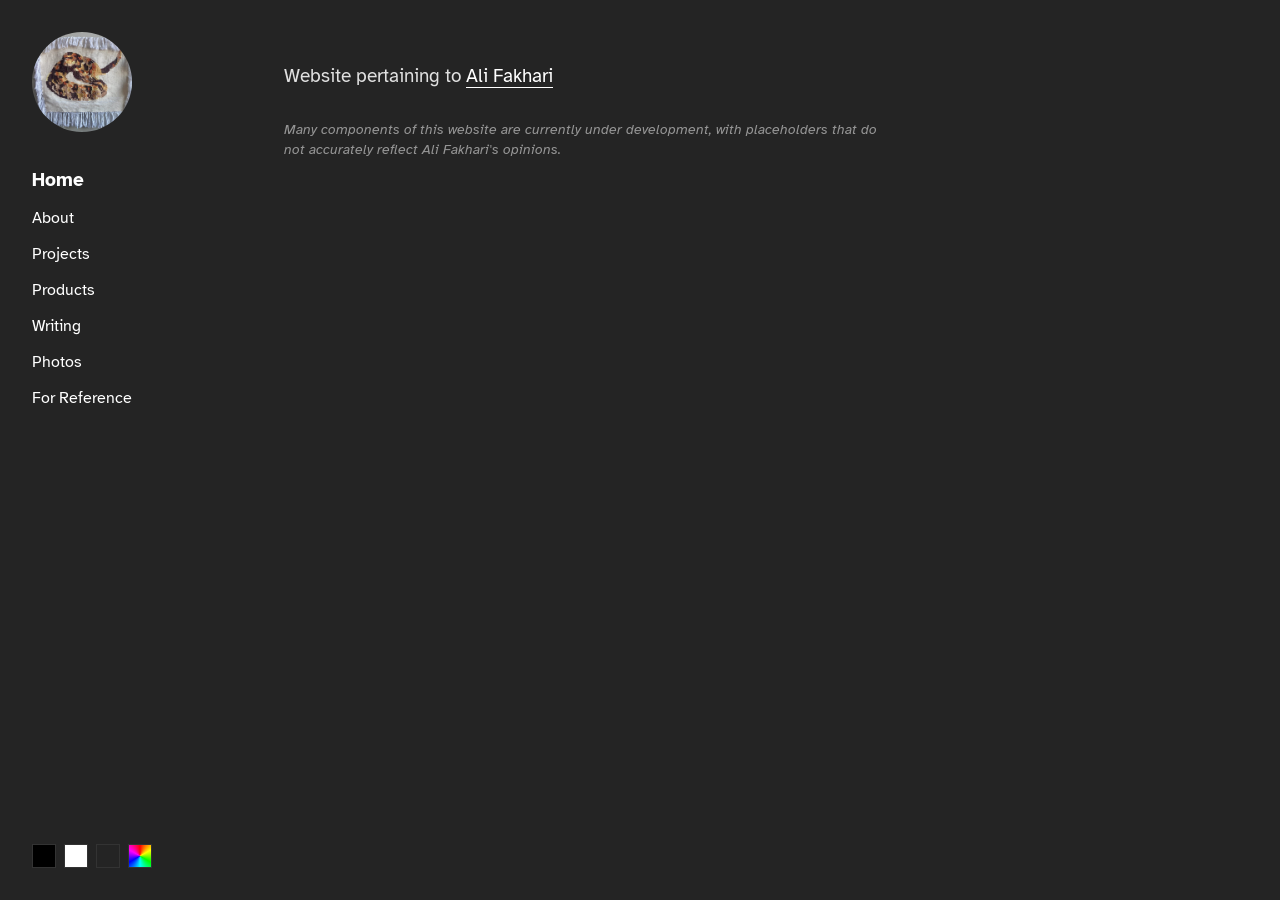
<file: index.html>
<!DOCTYPE html>
<html lang="en">
<head>
    <meta charset="UTF-8">
    <meta name="viewport" content="width=device-width, initial-scale=1.0">
    <title>afregistry</title>
    <!-- the meta description. Technically need this in all folders. recommended standard limit of 155 characters -->
    <meta name="description" content="Website pertaining to Ali Fakhari, featuring handmade goods, writing, photography, and reference materials.">
    <link rel="icon" type="image/jpeg" href="images/rattlesnake.jpeg">
    <!-- <link rel="icon" type="image/jpeg" href="../images/rattlesnake.jpeg"> for subfolders -->
     
    <!-- Instant Theme Loader to Prevent Flash -->
    <script>
        const savedTheme = localStorage.getItem('site-theme') || 'gray';
        const savedCustomBg = localStorage.getItem('custom-bg');
        const savedCustomText = localStorage.getItem('custom-text');
        const html = document.documentElement;

        if (savedTheme === 'random' && savedCustomBg) {
            html.setAttribute('data-theme', 'random');
            html.style.setProperty('--bg-color', savedCustomBg);
            html.style.setProperty('--sidebar-bg', savedCustomBg);
            html.style.setProperty('--text-color', savedCustomText);
            html.style.setProperty('--link-color', savedCustomText);
        } else {
            html.setAttribute('data-theme', savedTheme);
        }
    </script>
    <link rel="stylesheet" href="styles.css">
</head>
<body>
    <aside class="sidebar">
        <div class="logo">
            <a href="index.html">
                <img src="images/rattlesnake.jpeg" alt="Rattlesnake drawing">
            </a>        
        </div>
        <ul class="nav-menu">
            <li><a href="index.html" class="nav-link active">Home</a></li>
            <li><a href="about.html" class="nav-link">About</a></li>
            <li><a href="projects.html" class="nav-link">Projects</a></li>
            <li><a href="products.html" class="nav-link">Products</a></li>
            <li><a href="writing.html" class="nav-link">Writing</a></li>
            <li><a href="photos.html" class="nav-link">Photos</a></li>
            <li><a href="reference.html" class="nav-link">For Reference</a></li>
        </ul>
        <div class="theme-selector">
            <button class="theme-btn" id="theme-black" title="OLED Black"></button>
            <button class="theme-btn" id="theme-white" title="E-Ink White"></button>
            <button class="theme-btn" id="theme-gray" title="Grayscale Default"></button>
            <button class="theme-btn" id="theme-random" title="Random Color"></button>
        </div>
    </aside>

    <main class="main-content">
        <p class="hero-text">Website pertaining to <a href="about.html">Ali Fakhari</a></p>
            
        <p class="disclaimer-text">
                Many components of this website are currently under development, with placeholders that do not accurately reflect Ali Fakhari's opinions.
        </p>    </main>

    <script src="script.js"></script>
</body>
</html>
</file>
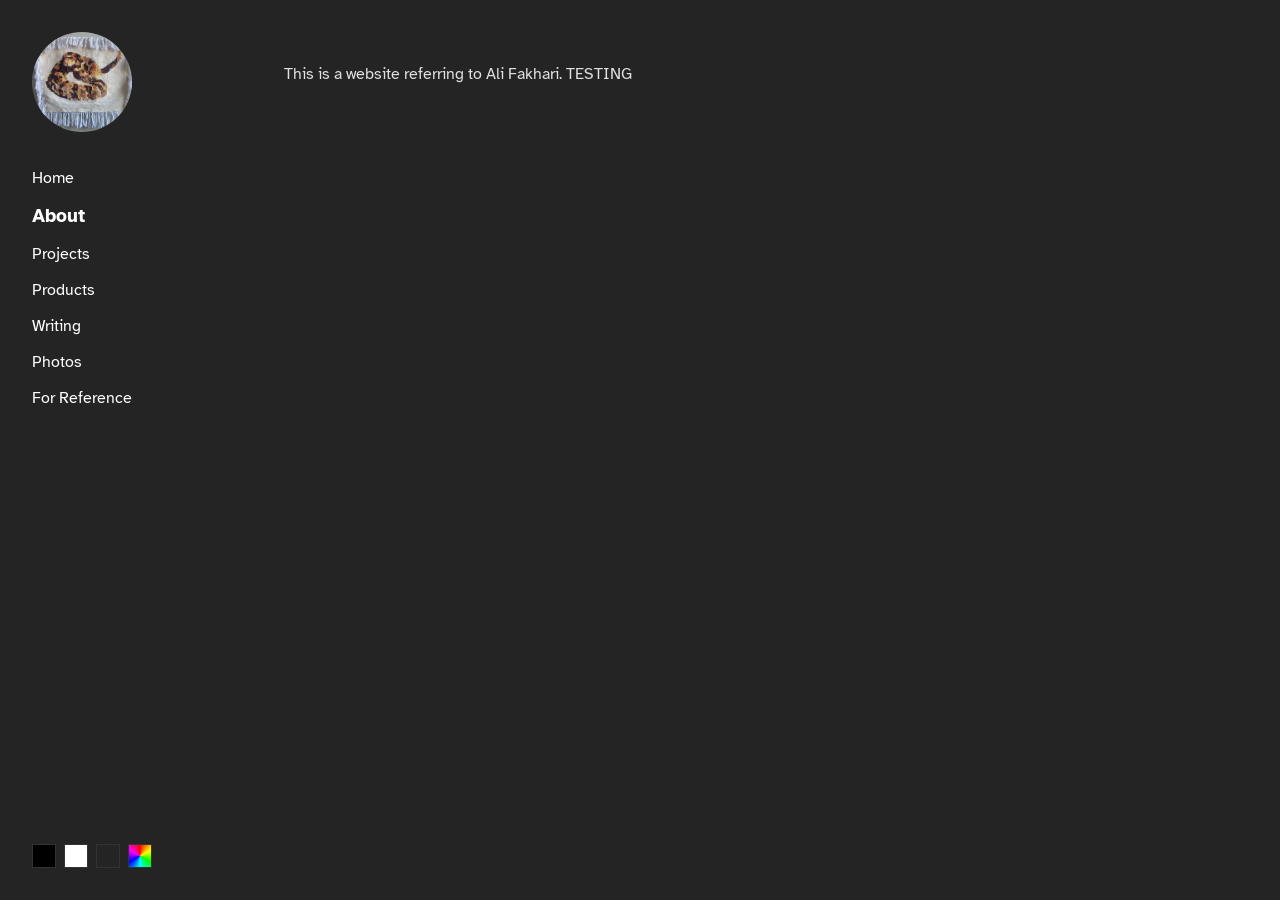
<file: about.html>
<!DOCTYPE html>
<html lang="en">
<head>
    <meta charset="UTF-8">
    <meta name="viewport" content="width=device-width, initial-scale=1.0">
    <title>About</title>
    <!-- Instant Theme Loader to Prevent Flash -->
    <script>
        const savedTheme = localStorage.getItem('site-theme') || 'gray';
        const savedCustomBg = localStorage.getItem('custom-bg');
        const savedCustomText = localStorage.getItem('custom-text');
        const html = document.documentElement;

        if (savedTheme === 'random' && savedCustomBg) {
            html.setAttribute('data-theme', 'random');
            html.style.setProperty('--bg-color', savedCustomBg);
            html.style.setProperty('--sidebar-bg', savedCustomBg);
            html.style.setProperty('--text-color', savedCustomText);
            html.style.setProperty('--link-color', savedCustomText);
        } else {
            html.setAttribute('data-theme', savedTheme);
        }
    </script>
    <link rel="stylesheet" href="styles.css">
</head>
<body>
    <aside class="sidebar">
        <div class="logo">
            <a href="index.html">
                <img src="images/rattlesnake.jpeg" alt="Rattlesnake drawing">
            </a>        
        </div>
        <ul class="nav-menu">
            <li><a href="index.html" class="nav-link">Home</a></li>
            <li><a href="about.html" class="nav-link active">About</a></li>
            <li><a href="projects.html" class="nav-link">Projects</a></li>
            <li><a href="products.html" class="nav-link">Products</a></li>
            <li><a href="writing.html" class="nav-link">Writing</a></li>
            <li><a href="photos.html" class="nav-link">Photos</a></li>
            <li><a href="reference.html" class="nav-link">For Reference</a></li>
        </ul>
        <div class="theme-selector">
            <button class="theme-btn" id="theme-black"></button>
            <button class="theme-btn" id="theme-white"></button>
            <button class="theme-btn" id="theme-gray"></button>
            <button class="theme-btn" id="theme-random"></button>
        </div>
    </aside>

    <main class="main-content">
        <p>This is a website referring to Ali Fakhari. TESTING</p>
    </main>

    <script src="script.js"></script>
</body>
</html>
</file>
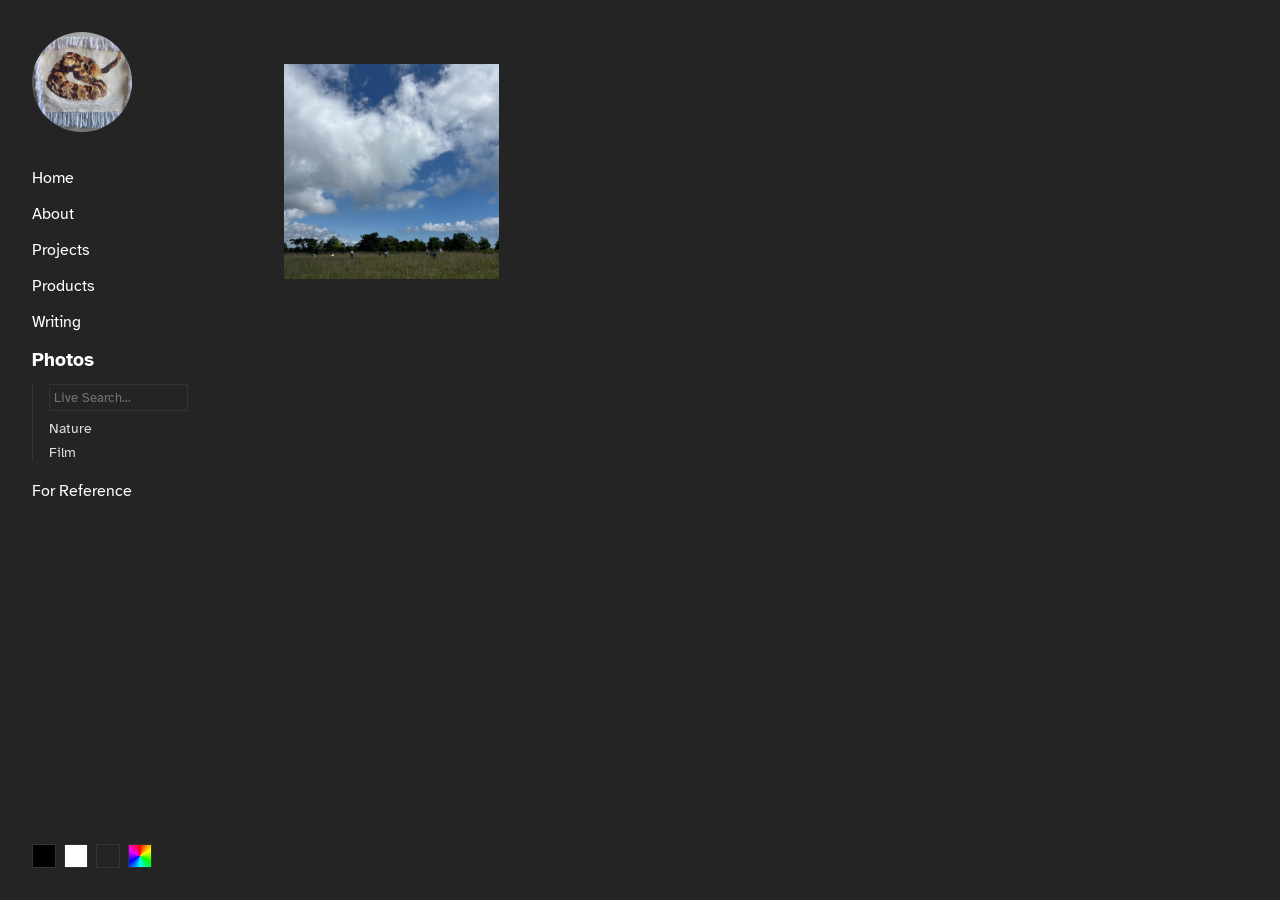
<file: photos.html>
<!DOCTYPE html>
<html lang="en">
<head>
    <meta charset="UTF-8">
    <meta name="viewport" content="width=device-width, initial-scale=1.0">
    <title>Photos</title>
    <!-- the meta description. Technically need this in all folders. recommended standard limit of 155 characters -->
    <meta name="description" content="Featured photos by the creator of this website.">
    <link rel="icon" type="image/jpeg" href="images/rattlesnake.jpeg">
    <!-- <link rel="icon" type="image/jpeg" href="../images/rattlesnake.jpeg"> for subfolders -->
    <!-- Instant Theme Loader to Prevent Flash -->
    <script>
        const savedTheme = localStorage.getItem('site-theme') || 'gray';
        const savedCustomBg = localStorage.getItem('custom-bg');
        const savedCustomText = localStorage.getItem('custom-text');
        const html = document.documentElement;

        if (savedTheme === 'random' && savedCustomBg) {
            html.setAttribute('data-theme', 'random');
            html.style.setProperty('--bg-color', savedCustomBg);
            html.style.setProperty('--sidebar-bg', savedCustomBg);
            html.style.setProperty('--text-color', savedCustomText);
            html.style.setProperty('--link-color', savedCustomText);
        } else {
            html.setAttribute('data-theme', savedTheme);
        }
    </script>
    <link rel="stylesheet" href="styles.css">
</head>
<body>
    <aside class="sidebar">
        <div class="logo">
            <a href="index.html">
                <img src="images/rattlesnake.jpeg" alt="Rattlesnake drawing">
            </a>        
        </div>
        <ul class="nav-menu">
            <li><a href="index.html" class="nav-link">Home</a></li>
            <li><a href="about.html" class="nav-link">About</a></li>
            <li><a href="projects.html" class="nav-link">Projects</a></li>
            <li><a href="products.html" class="nav-link">Products</a></li>
            <li><a href="writing.html" class="nav-link">Writing</a></li>
            
            <li>
                <a href="photos.html" class="nav-link active">Photos</a>
                <div class="sub-nav">
                    <input type="text" id="live-search" class="search-box" placeholder="Live Search...">
                    <label class="filter-label"><input type="checkbox" class="cat-filter" value="Nature"> Nature</label>
                    <label class="filter-label"><input type="checkbox" class="cat-filter" value="Film"> Film</label>
                </div>
            </li>
            
            <li><a href="reference.html" class="nav-link">For Reference</a></li>
        </ul>
        <div class="theme-selector">
            <button class="theme-btn" id="theme-black"></button>
            <button class="theme-btn" id="theme-white"></button>
            <button class="theme-btn" id="theme-gray"></button>
            <button class="theme-btn" id="theme-random"></button>
        </div>
    </aside>

    <main class="main-content">
        <div class="grid" id="content-grid">
            <!-- New structural wrapper for the Prairie thumbnail -->
            <a href="photos/forest.html" class="tile-wrapper filterable-item" data-title="Forests" data-tags="nature">
                <div class="tile">
                    <img src="images/prairie.jpeg" alt="Prairie">
                </div>
                <div class="tile-label">Forests</div>
            </a>

        </div>
    </main>

    <script src="script.js"></script>
</body>
</html>
</file>
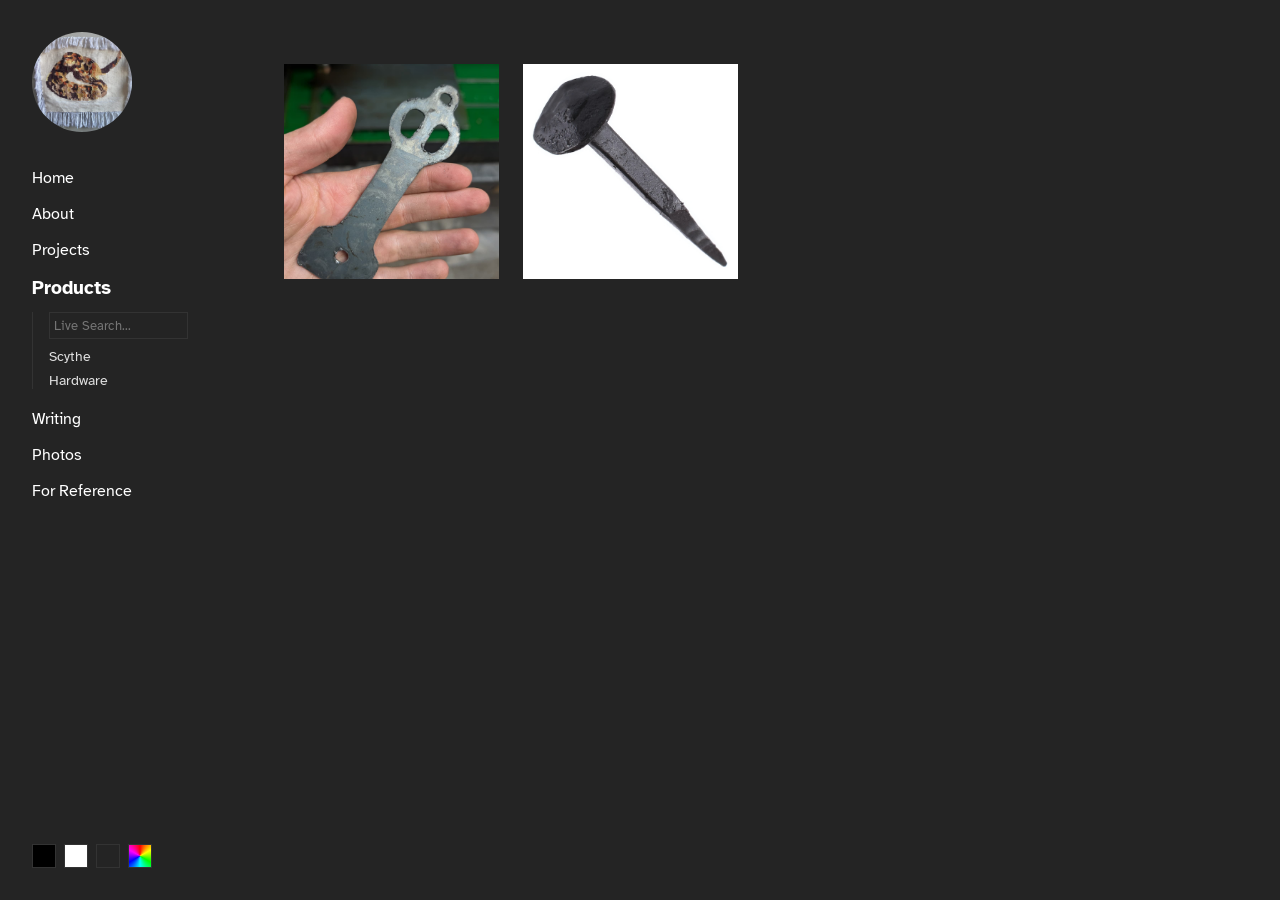
<file: products.html>
<!DOCTYPE html>
<html lang="en">
<head>
    <meta charset="UTF-8">
    <meta name="viewport" content="width=device-width, initial-scale=1.0">
    <title>Products</title>
    <!-- Instant Theme Loader to Prevent Flash -->
    <script>
        const savedTheme = localStorage.getItem('site-theme') || 'gray';
        const savedCustomBg = localStorage.getItem('custom-bg');
        const savedCustomText = localStorage.getItem('custom-text');
        const html = document.documentElement;

        if (savedTheme === 'random' && savedCustomBg) {
            html.setAttribute('data-theme', 'random');
            html.style.setProperty('--bg-color', savedCustomBg);
            html.style.setProperty('--sidebar-bg', savedCustomBg);
            html.style.setProperty('--text-color', savedCustomText);
            html.style.setProperty('--link-color', savedCustomText);
        } else {
            html.setAttribute('data-theme', savedTheme);
        }
    </script>
    <link rel="stylesheet" href="styles.css">
</head>
<body>
    <aside class="sidebar">
        <div class="logo">
            <a href="index.html">
                <img src="images/rattlesnake.jpeg" alt="Rattlesnake drawing">
            </a>        
        </div>
        <ul class="nav-menu">
            <li><a href="index.html" class="nav-link">Home</a></li>
            <li><a href="about.html" class="nav-link">About</a></li>
            <li><a href="projects.html" class="nav-link">Projects</a></li>
            
            <li>
                <a href="products.html" class="nav-link active">Products</a>
                <!-- Live Search & Filters Added -->
                <div class="sub-nav">
                    <input type="text" id="live-search" class="search-box" placeholder="Live Search...">
                    <label class="filter-label"><input type="checkbox" class="cat-filter" value="Scythe"> Scythe</label>
                    <label class="filter-label"><input type="checkbox" class="cat-filter" value="Hardware"> Hardware</label>
                </div>
            </li>
            
            <li><a href="writing.html" class="nav-link">Writing</a></li>
            <li><a href="photos.html" class="nav-link">Photos</a></li>
            <li><a href="reference.html" class="nav-link">For Reference</a></li>
        </ul>
        <div class="theme-selector">
            <button class="theme-btn" id="theme-black"></button>
            <button class="theme-btn" id="theme-white"></button>
            <button class="theme-btn" id="theme-gray"></button>
            <button class="theme-btn" id="theme-random"></button>
        </div>
    </aside>

    <main class="main-content">
        <div class="grid" id="content-grid">
            
            <a href="products/scytheplate.html" class="tile-wrapper filterable-item" data-title="Scythe Plate S1" data-tags="scythe, hardware">
                <div class="tile">
                    <img src="images/scytheplatetitle.jpeg" alt="Scythe Plate">
                </div>
                <div class="tile-label">
                    <span>Scythe Plate</span>
                    <span class="product-thumb-price">$20.00</span>
                </div>
            </a>
            
            <a href="products/forgednails.html" class="tile-wrapper filterable-item" data-title="Forged Nails N1" data-tags="forged, hardware, metal">
                <div class="tile">
                    <img src="images/forgednail.jpg" alt="Forged Nail">
                </div>
                <div class="tile-label">
                    <span>Forged Nails</span>
                    <span class="product-thumb-price">$30.00</span>
                </div>
            </a>

        </div>
    </main>

    <script src="script.js"></script>
</body>
</html>
</file>
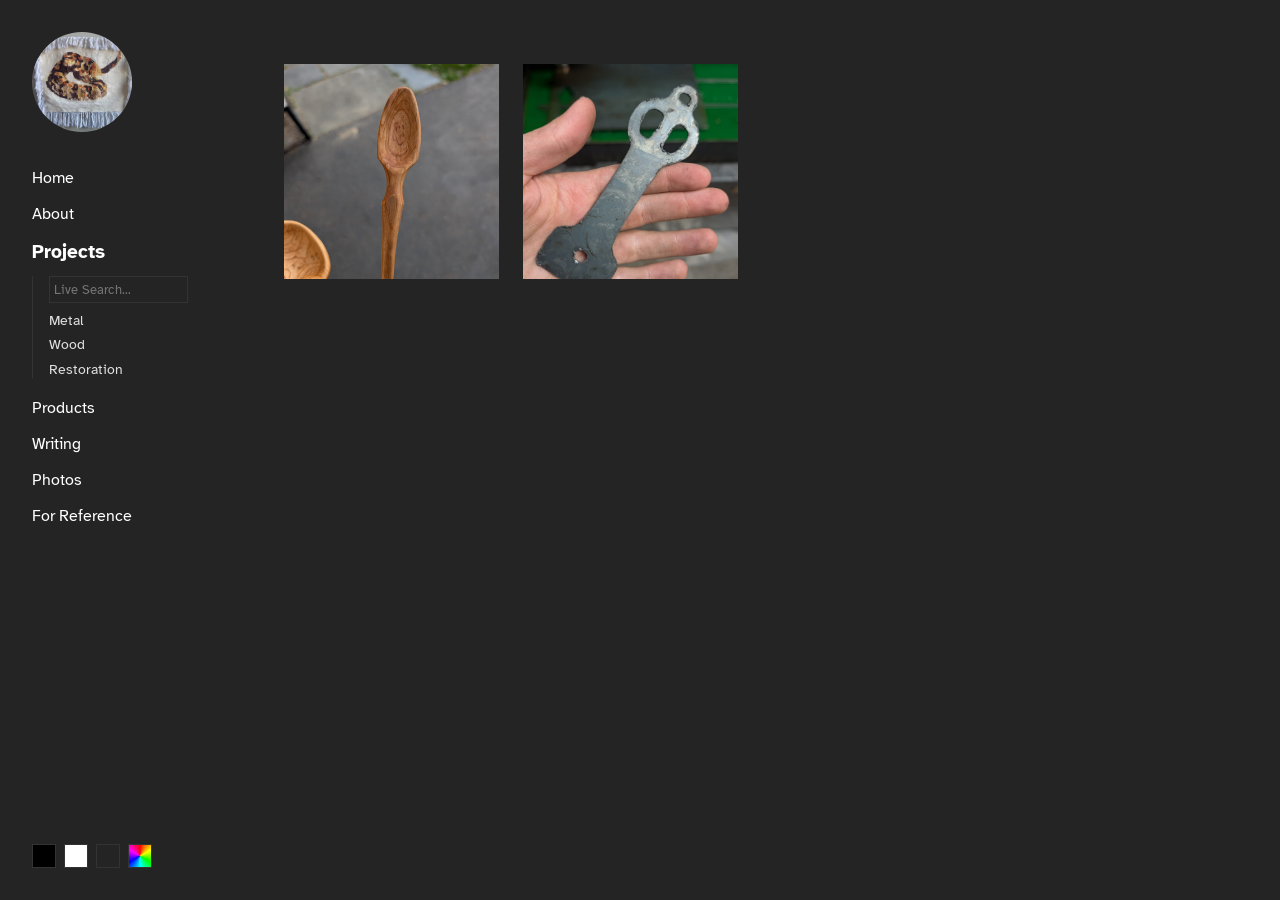
<file: projects.html>
<!DOCTYPE html>
<html lang="en">
<head>
    <meta charset="UTF-8">
    <meta name="viewport" content="width=device-width, initial-scale=1.0">
    <title>Projects</title>
    <!-- the meta description. Technically need this in all folders. recommended standard limit of 155 characters -->
    <meta name="description" content="Feautured projects by the creator of this website.">
    <link rel="icon" type="image/jpeg" href="images/rattlesnake.jpeg">
    <!-- <link rel="icon" type="image/jpeg" href="../images/rattlesnake.jpeg"> for subfolders -->

    <!-- Instant Theme Loader to Prevent Flash -->
    <script>
        const savedTheme = localStorage.getItem('site-theme') || 'gray';
        const savedCustomBg = localStorage.getItem('custom-bg');
        const savedCustomText = localStorage.getItem('custom-text');
        const html = document.documentElement;

        if (savedTheme === 'random' && savedCustomBg) {
            html.setAttribute('data-theme', 'random');
            html.style.setProperty('--bg-color', savedCustomBg);
            html.style.setProperty('--sidebar-bg', savedCustomBg);
            html.style.setProperty('--text-color', savedCustomText);
            html.style.setProperty('--link-color', savedCustomText);
        } else {
            html.setAttribute('data-theme', savedTheme);
        }
    </script>
    <link rel="stylesheet" href="styles.css">
</head>
<body>
    <aside class="sidebar">
        <div class="logo">
            <a href="index.html">
                <img src="images/rattlesnake.jpeg" alt="Rattlesnake drawing">
            </a>        
        </div>
        <ul class="nav-menu">
            <li><a href="index.html" class="nav-link">Home</a></li>
            <li><a href="about.html" class="nav-link">About</a></li>
            
            <li>
                <a href="projects.html" class="nav-link active">Projects</a>
                <div class="sub-nav">
                    <input type="text" id="live-search" class="search-box" placeholder="Live Search...">
                    <label class="filter-label"><input type="checkbox" class="cat-filter" value="Metal"> Metal</label>
                    <label class="filter-label"><input type="checkbox" class="cat-filter" value="Wood"> Wood</label>
                    <!-- <label class="filter-label"><input type="checkbox" class="cat-filter" value="Engraving"> Engraving</label> -->
                    <label class="filter-label"><input type="checkbox" class="cat-filter" value="Restoration"> Restoration</label>
                </div>
            </li>
            
            <li><a href="products.html" class="nav-link">Products</a></li>
            <li><a href="writing.html" class="nav-link">Writing</a></li>
            <li><a href="photos.html" class="nav-link">Photos</a></li>
            <li><a href="reference.html" class="nav-link">For Reference</a></li>
        </ul>
        <div class="theme-selector">
            <button class="theme-btn" id="theme-black"></button>
            <button class="theme-btn" id="theme-white"></button>
            <button class="theme-btn" id="theme-gray"></button>
            <button class="theme-btn" id="theme-random"></button>
        </div>
    </aside>

    <main class="main-content">
        <div class="grid" id="content-grid">
            
            <a href="projects/woodenutensils.html" class="tile-wrapper filterable-item" data-title="Wooden Utensils" data-tags="wood, carving">
                <div class="tile">
                    <img src="images/woodenspoon.jpeg" alt="Spoon">
                </div>
                <div class="tile-label">Wooden Utensils</div>
            </a>

             <!-- New Scythe Plates Project -->
            <a href="projects/scytheplates.html" class="tile-wrapper filterable-item" data-title="Scythe Plates" data-tags="metal, restoration">
                <div class="tile">
                    <img src="images/scytheplatetitle.jpeg" alt="Scythe Plates">
                </div>
                <div class="tile-label">Scythe Plates</div>
            </a>            

        </div>
    </main>

    <script src="script.js"></script>
</body>
</html>
</file>
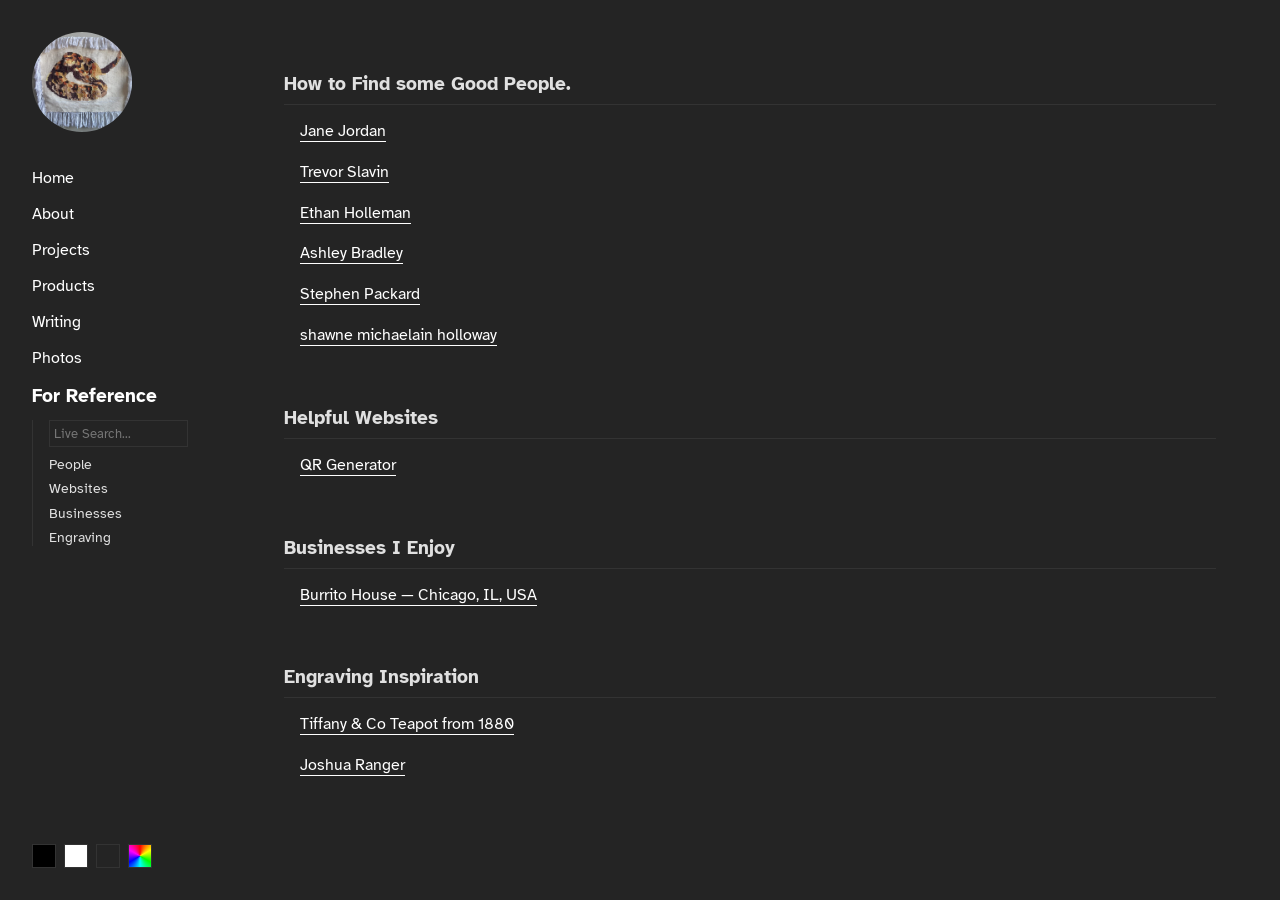
<file: reference.html>
<!DOCTYPE html>
<html lang="en">
<head>
    <meta charset="UTF-8">
    <meta name="viewport" content="width=device-width, initial-scale=1.0">
    <title>For Reference</title>
    <!-- the meta description. Technically need this in all folders. recommended standard limit of 155 characters -->
    <meta name="description" content="A list of useful links, and general lists of things.">
    <link rel="icon" type="image/jpeg" href="images/rattlesnake.jpeg">
    <!-- <link rel="icon" type="image/jpeg" href="../images/rattlesnake.jpeg"> for subfolders -->
    <!-- Instant Theme Loader to Prevent Flash -->
    <script>
        const savedTheme = localStorage.getItem('site-theme') || 'gray';
        const savedCustomBg = localStorage.getItem('custom-bg');
        const savedCustomText = localStorage.getItem('custom-text');
        const html = document.documentElement;

        if (savedTheme === 'random' && savedCustomBg) {
            html.setAttribute('data-theme', 'random');
            html.style.setProperty('--bg-color', savedCustomBg);
            html.style.setProperty('--sidebar-bg', savedCustomBg);
            html.style.setProperty('--text-color', savedCustomText);
            html.style.setProperty('--link-color', savedCustomText);
        } else {
            html.setAttribute('data-theme', savedTheme);
        }
    </script>
    <link rel="stylesheet" href="styles.css">
</head>
<body>
    <aside class="sidebar">
        <div class="logo">
            <a href="index.html">
                <img src="images/rattlesnake.jpeg" alt="Rattlesnake drawing">
            </a>
        </div>
        <ul class="nav-menu">
            <li><a href="index.html" class="nav-link">Home</a></li>
            <li><a href="about.html" class="nav-link">About</a></li>
            <li><a href="projects.html" class="nav-link">Projects</a></li>
            <li><a href="products.html" class="nav-link">Products</a></li>
            <li><a href="writing.html" class="nav-link">Writing</a></li>
            <li><a href="photos.html" class="nav-link">Photos</a></li>
            
            <li>
                <a href="reference.html" class="nav-link active">For Reference</a>
                <!-- Live Search & Filters -->
                <div class="sub-nav">
                    <input type="text" id="live-search" class="search-box" placeholder="Live Search...">
                    <label class="filter-label"><input type="checkbox" class="cat-filter" value="People"> People</label>
                    <label class="filter-label"><input type="checkbox" class="cat-filter" value="Websites"> Websites</label>
                    <label class="filter-label"><input type="checkbox" class="cat-filter" value="Businesses"> Businesses</label>
                    <label class="filter-label"><input type="checkbox" class="cat-filter" value="Engraving"> Engraving</label>
                </div>
            </li>
        </ul>
        <div class="theme-selector">
            <button class="theme-btn" id="theme-black"></button>
            <button class="theme-btn" id="theme-white"></button>
            <button class="theme-btn" id="theme-gray"></button>
            <button class="theme-btn" id="theme-random"></button>
        </div>
    </aside>

    <main class="main-content">
        <div class="reference-container">

            <!-- Category 1 -->
            <details open class="ref-category">
                <summary class="ref-header">How to Find some Good People.</summary>
                <div class="ref-content">
                    <div class="ref-item filterable-item" data-title="Jane Jordan" data-tags="people">
                        <p><a href="https://www.linkedin.com/in/sjane-jordan/" target="_blank">Jane Jordan</a></p>
                    </div>
                    <div class="ref-item filterable-item" data-title="Trevor Slavin" data-tags="people">
                        <div class="ref-item-row">
                            <a href="https://trevorslavin.com" target="_blank">Trevor Slavin</a>
                        </div>
                    </div>
                    <div class="ref-item filterable-item" data-title="Ethan Holleman" data-tags="people">
                        <div class="ref-item-row">
                            <a href="https://ethanholleman.com" target="_blank">Ethan Holleman</a>
                        </div>
                    </div>
                    <div class="ref-item filterable-item" data-title="Ashley Bradley" data-tags="people">
                        <p><a href="https://ashleybradleyart.com" target="_blank">Ashley Bradley</a></p>
                    </div>
                    <div class="ref-item filterable-item" data-title="Stephen Packard" data-tags="people">
                        <p><a href="https://woodsandprairie.blogspot.com" target="_blank">Stephen Packard</a></p>
                    </div>
                    <div class="ref-item filterable-item" data-title="shawne michaelain holloway" data-tags="people">
                        <p><a href="https://shawnemichaelainholloway.com/" target="_blank">shawne michaelain holloway</a></p>
                    </div>
                </div>
            </details>

            <!-- Category 2 -->
            <details open class="ref-category">
                <summary class="ref-header">Helpful Websites</summary>
                <div class="ref-content">
                    <div class="ref-item filterable-item" data-title="QR Generator" data-tags="websites">
                        <div class="ref-item-row">
                            <a href="#" target="_blank">QR Generator</a>
                        </div>
                    </div>
                </div>
            </details>

            <!-- Category 3 -->
            <details open class="ref-category">
                <summary class="ref-header">Businesses I Enjoy</summary>
                <div class="ref-content">
                    <div class="ref-item filterable-item" data-title="Burrito House - Chicago, IL, USA" data-tags="businesses">
                        <div class="ref-item-row">
                            <a href="#" target="_blank">Burrito House — Chicago, IL, USA</a>
                        </div>
                    </div>
                </div>
            </details>

            <!-- Category 4: Engraving Inspiration (NEW) -->
            <details open class="ref-category">
                <summary class="ref-header">Engraving Inspiration</summary>
                <div class="ref-content">
                    
                    <!-- Link with Thumbnail -->
                    <div class="ref-item filterable-item" data-title="Tiffany & Co Teapot from 1880" data-tags="engraving">
                        <div class="ref-item-row">
                            <a href="https://www.metmuseum.org/art/collection/search/20124" target="_blank">Tiffany & Co Teapot from 1880</a>
                            <!-- <img src="images/tiffanyteapot.jpeg" alt="Tiffany Teapot" class="ref-thumb"> -->
                        </div>
                    </div>

                    <!-- Link without Thumbnail (Example for future items) -->
                    <div class="ref-item filterable-item" data-title="Joshua Ranger" data-tags="engraving, people">
                        <div class="ref-item-row">
                            <a href="https://www.instagram.com/j.h.ranger_artworks/" target="_blank">Joshua Ranger</a>
                        </div>
                    </div>

                </div>
            </details>

        </div>
    </main>

    <script src="script.js"></script>
</body>
</html>
</file>
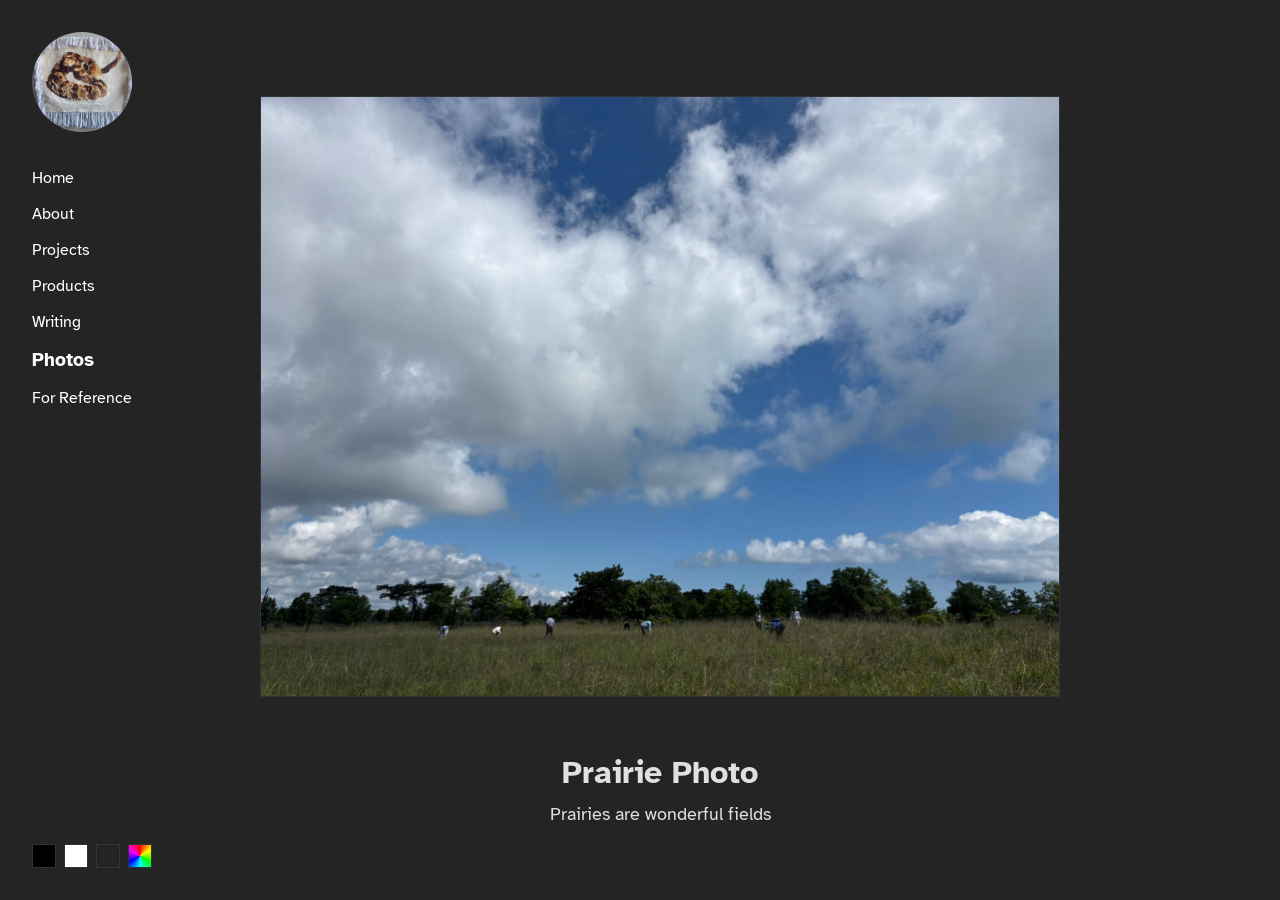
<file: photos/forest.html>
<!DOCTYPE html>
<html lang="en">
<head>
    <meta charset="UTF-8">
    <meta name="viewport" content="width=device-width, initial-scale=1.0">
    <title>Prairie Photo</title>
    <!-- Instant Theme Loader to Prevent Flash -->
    <script>
        const savedTheme = localStorage.getItem('site-theme') || 'gray';
        const savedCustomBg = localStorage.getItem('custom-bg');
        const savedCustomText = localStorage.getItem('custom-text');
        const html = document.documentElement;

        if (savedTheme === 'random' && savedCustomBg) {
            html.setAttribute('data-theme', 'random');
            html.style.setProperty('--bg-color', savedCustomBg);
            html.style.setProperty('--sidebar-bg', savedCustomBg);
            html.style.setProperty('--text-color', savedCustomText);
            html.style.setProperty('--link-color', savedCustomText);
        } else {
            html.setAttribute('data-theme', savedTheme);
        }
    </script>
    <link rel="stylesheet" href="../styles.css">
</head>
<body>
    <aside class="sidebar">
        <div class="logo">
            <a href="../index.html">
              <img src="../images/rattlesnake.jpeg" alt="Rattlesnake drawing">
            </a>
        </div>
        <ul class="nav-menu">
            <li><a href="../index.html" class="nav-link">Home</a></li>
            <li><a href="../about.html" class="nav-link">About</a></li>
            <li><a href="../projects.html" class="nav-link">Projects</a></li>
            <li><a href="../products.html" class="nav-link">Products</a></li>
            <li><a href="../writing.html" class="nav-link">Writing</a></li>
            
            <li>
                <a href="../photos.html" class="nav-link active">Photos</a>
            </li>
            
            <li><a href="../reference.html" class="nav-link">For Reference</a></li>
        </ul>
        <div class="theme-selector">
            <button class="theme-btn" id="theme-black" title="OLED Black"></button>
            <button class="theme-btn" id="theme-white" title="E-Ink White"></button>
            <button class="theme-btn" id="theme-gray" title="Grayscale Default"></button>
            <button class="theme-btn" id="theme-random" title="Random Color"></button>
        </div>
        <!-- <div class="page-navigation">
            <a href="previous_file.html" class="nav-arrow">&larr;</a>
            <a href="next_file.html" class="nav-arrow">&rarr;</a>
        </div> -->
    </aside>

    <main class="main-content">
        <div class="single-view">
            <!-- Image is now on top -->
            <img src="../images/prairie.jpeg" alt="Prairie Photo" class="blog-image">
            
            <!-- Title and Description below -->
            <h1 class="item-title">Prairie Photo</h1>
            <p class="item-description">Prairies are wonderful fields</p>
        </div>
    </main>

    <script src="../script.js"></script>
</body>
</html>
</file>
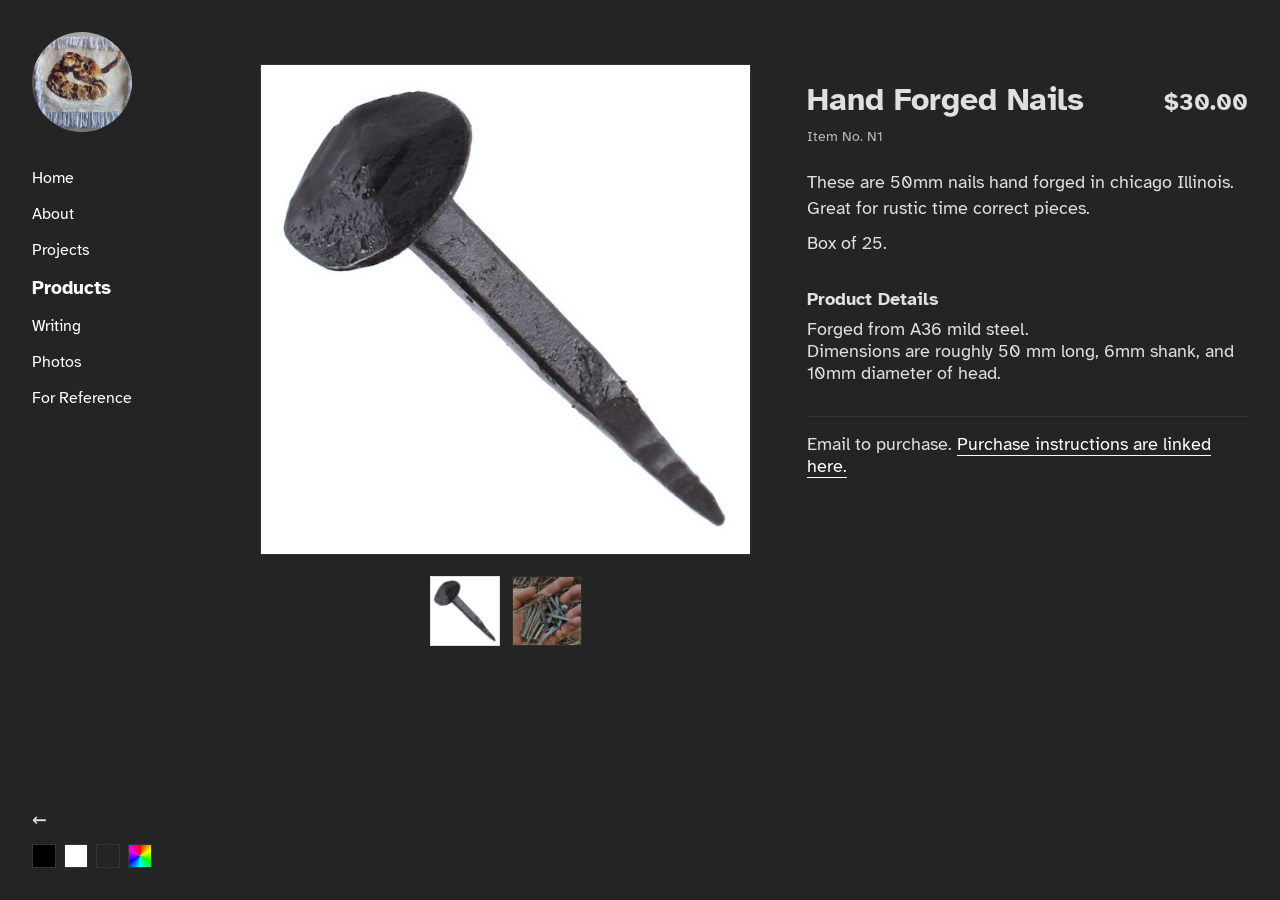
<file: products/forgednails.html>
<!DOCTYPE html>
<html lang="en">
<head>
    <meta charset="UTF-8">
    <meta name="viewport" content="width=device-width, initial-scale=1.0">
    <title>Hand Forged Nails</title>
    <!-- Instant Theme Loader to Prevent Flash -->
    <script>
        const savedTheme = localStorage.getItem('site-theme') || 'gray';
        const savedCustomBg = localStorage.getItem('custom-bg');
        const savedCustomText = localStorage.getItem('custom-text');
        const html = document.documentElement;

        if (savedTheme === 'random' && savedCustomBg) {
            html.setAttribute('data-theme', 'random');
            html.style.setProperty('--bg-color', savedCustomBg);
            html.style.setProperty('--sidebar-bg', savedCustomBg);
            html.style.setProperty('--text-color', savedCustomText);
            html.style.setProperty('--link-color', savedCustomText);
        } else {
            html.setAttribute('data-theme', savedTheme);
        }
    </script>
    <link rel="stylesheet" href="../styles.css">
</head>
<body>
    <aside class="sidebar">
        <div class="logo">
            <a href="../index.html">
               <img src="../images/rattlesnake.jpeg" alt="Rattlesnake drawing">
            </a>
        </div>
        <ul class="nav-menu">
            <li><a href="../index.html" class="nav-link">Home</a></li>
            <li><a href="../about.html" class="nav-link">About</a></li>
            <li><a href="../projects.html" class="nav-link">Projects</a></li>
            <li><a href="../products.html" class="nav-link active">Products</a></li>
            <li><a href="../writing.html" class="nav-link">Writing</a></li>
            <li><a href="../photos.html" class="nav-link">Photos</a></li>
            <li><a href="../reference.html" class="nav-link">For Reference</a></li>
        </ul>
        <div class="theme-selector">
            <button class="theme-btn" id="theme-black"></button>
            <button class="theme-btn" id="theme-white"></button>
            <button class="theme-btn" id="theme-gray"></button>
            <button class="theme-btn" id="theme-random"></button>
        </div>
        <div class="page-navigation">
            <a href="scytheplate.html" class="nav-arrow">&larr;</a>
            <!-- <a href="next_file.html" class="nav-arrow">&rarr;</a> -->
        </div>
    </aside>

    <main class="main-content">
        <div class="single-view product-view">
            <div class="product-layout">
                
                <!-- Left Side: Photos -->
                <div class="product-gallery-section">
                    <img id="main-gallery-img" src="../images/forgednail.jpg" alt="Hand Forged Nail" class="large-photo">
                    
                    <div class="gallery-thumbs">
                        <img src="../images/forgednail.jpg" alt="Hand Forged Nail" class="thumb active" onclick="switchImage(this)">
                        <img src="../images/forgednails.jpg" alt="Box of Hand Forged Nails" class="thumb" onclick="switchImage(this)">
                    </div>
                </div>

                <!-- Right Side: Text & Info -->
                <div class="product-info-section">
                    <div class="product-header-row">
                        <h1 class="item-title" style="margin-top: 0;">Hand Forged Nails</h1>
                        <span class="product-price">$30.00</span>
                    </div>

                    <div class="product-sku">Item No. N1</div>

                    <div class="product-description">
                        <p>These are 50mm nails hand forged in chicago Illinois. Great for rustic time correct pieces.</p>
                        <p>Box of 25.</p>
                    </div>

                    <div class="product-details-block">
                        <h3>Product Details</h3>
                        <p>Forged from A36 mild steel.</p>
                        <p>Dimensions are roughly 50 mm long, 6mm shank, and 10mm diameter of head.</p>
                    </div>

                    <div class="ordering-notice">
                        <p>Email to purchase. <a href="ordering.html">Purchase instructions are linked here.</a></p>
                    </div>
                </div>
                
            </div>
        </div>
    </main>

    <script src="../script.js"></script>
    <script>
        function switchImage(selectedThumb) {
            document.getElementById('main-gallery-img').src = selectedThumb.src;
            document.querySelectorAll('.thumb').forEach(t => t.classList.remove('active'));
            selectedThumb.classList.add('active');
        }
    </script>
</body>
</html>
</file>
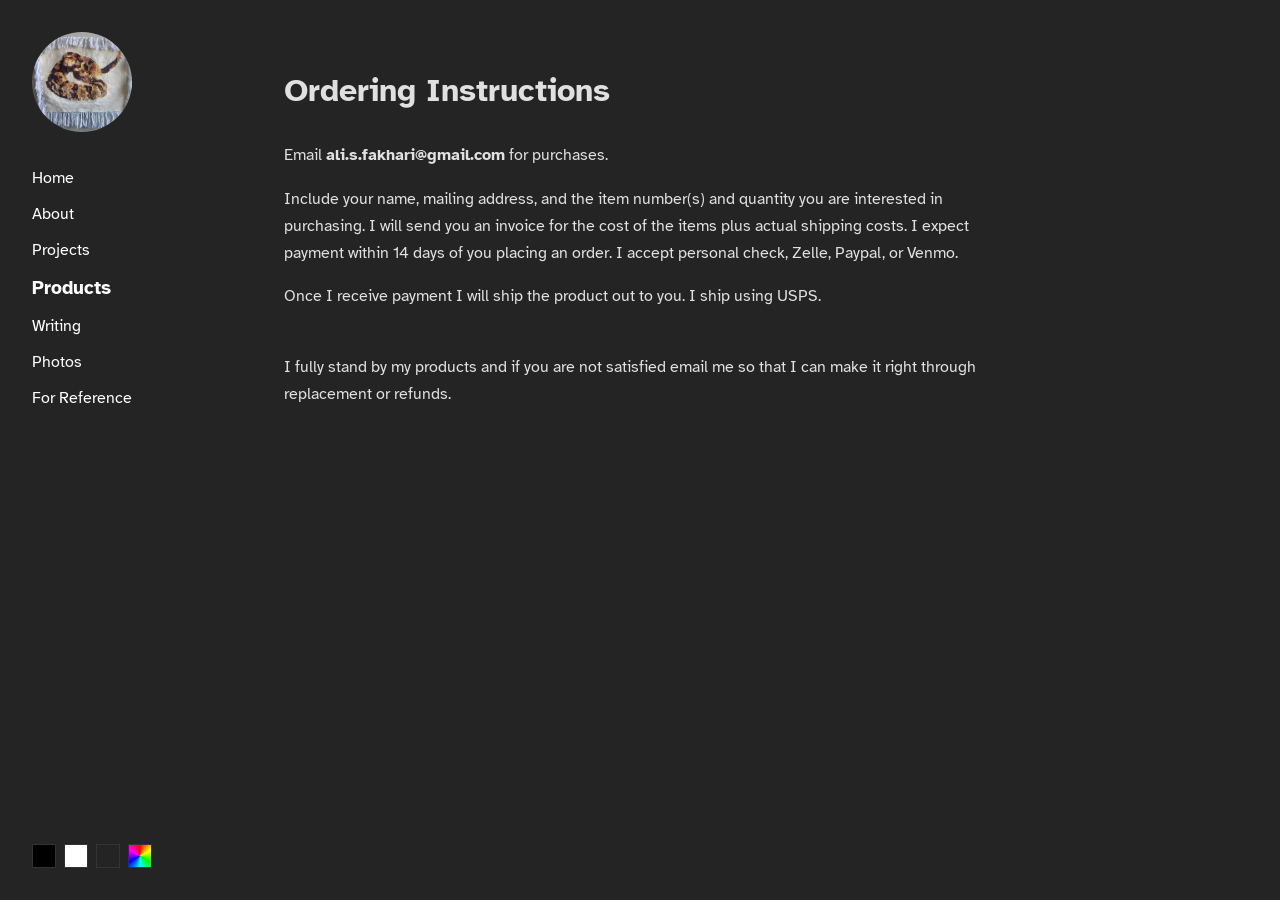
<file: products/ordering.html>
<!DOCTYPE html>
<html lang="en">
<head>
    <meta charset="UTF-8">
    <meta name="viewport" content="width=device-width, initial-scale=1.0">
    <title>Ordering Instructions</title>
    <!-- Instant Theme Loader to Prevent Flash -->
    <script>
        const savedTheme = localStorage.getItem('site-theme') || 'gray';
        const savedCustomBg = localStorage.getItem('custom-bg');
        const savedCustomText = localStorage.getItem('custom-text');
        const html = document.documentElement;

        if (savedTheme === 'random' && savedCustomBg) {
            html.setAttribute('data-theme', 'random');
            html.style.setProperty('--bg-color', savedCustomBg);
            html.style.setProperty('--sidebar-bg', savedCustomBg);
            html.style.setProperty('--text-color', savedCustomText);
            html.style.setProperty('--link-color', savedCustomText);
        } else {
            html.setAttribute('data-theme', savedTheme);
        }
    </script>
    <link rel="stylesheet" href="../styles.css">
</head>
<body>
    <aside class="sidebar">
        <div class="logo">
            <a href="../index.html">
                <img src="../images/rattlesnake.jpeg" alt="Rattlesnake drawing">
            </a></div>
        <ul class="nav-menu">
            <li><a href="../index.html" class="nav-link">Home</a></li>
            <li><a href="../about.html" class="nav-link">About</a></li>
            <li><a href="../projects.html" class="nav-link">Projects</a></li>
            <li><a href="../products.html" class="nav-link active">Products</a></li>
            <li><a href="../writing.html" class="nav-link">Writing</a></li>
            <li><a href="../photos.html" class="nav-link">Photos</a></li>
            <li><a href="../reference.html" class="nav-link">For Reference</a></li>
        </ul>
        <div class="theme-selector">
            <button class="theme-btn" id="theme-black"></button>
            <button class="theme-btn" id="theme-white"></button>
            <button class="theme-btn" id="theme-gray"></button>
            <button class="theme-btn" id="theme-random"></button>
        </div>
    </aside>

    <main class="main-content">
        <div class="ordering-container">
            <h1>Ordering Instructions</h1>
            <p>Email <strong>ali.s.fakhari@gmail.com</strong> for purchases.</p>
            <p>Include your name, mailing address, and the item number(s) and quantity you are interested in purchasing. I will send you an invoice for the cost of the items plus actual shipping costs. I expect payment within 14 days of you placing an order. I accept personal check, Zelle, Paypal, or Venmo.</p>
            <p>Once I receive payment I will ship the product out to you. I ship using USPS.</p>
            <br>
            <p>I fully stand by my products and if you are not satisfied email me so that I can make it right through replacement or refunds.</p>
        </div>
    </main>

    <script src="../script.js"></script>
</body>
</html>
</file>
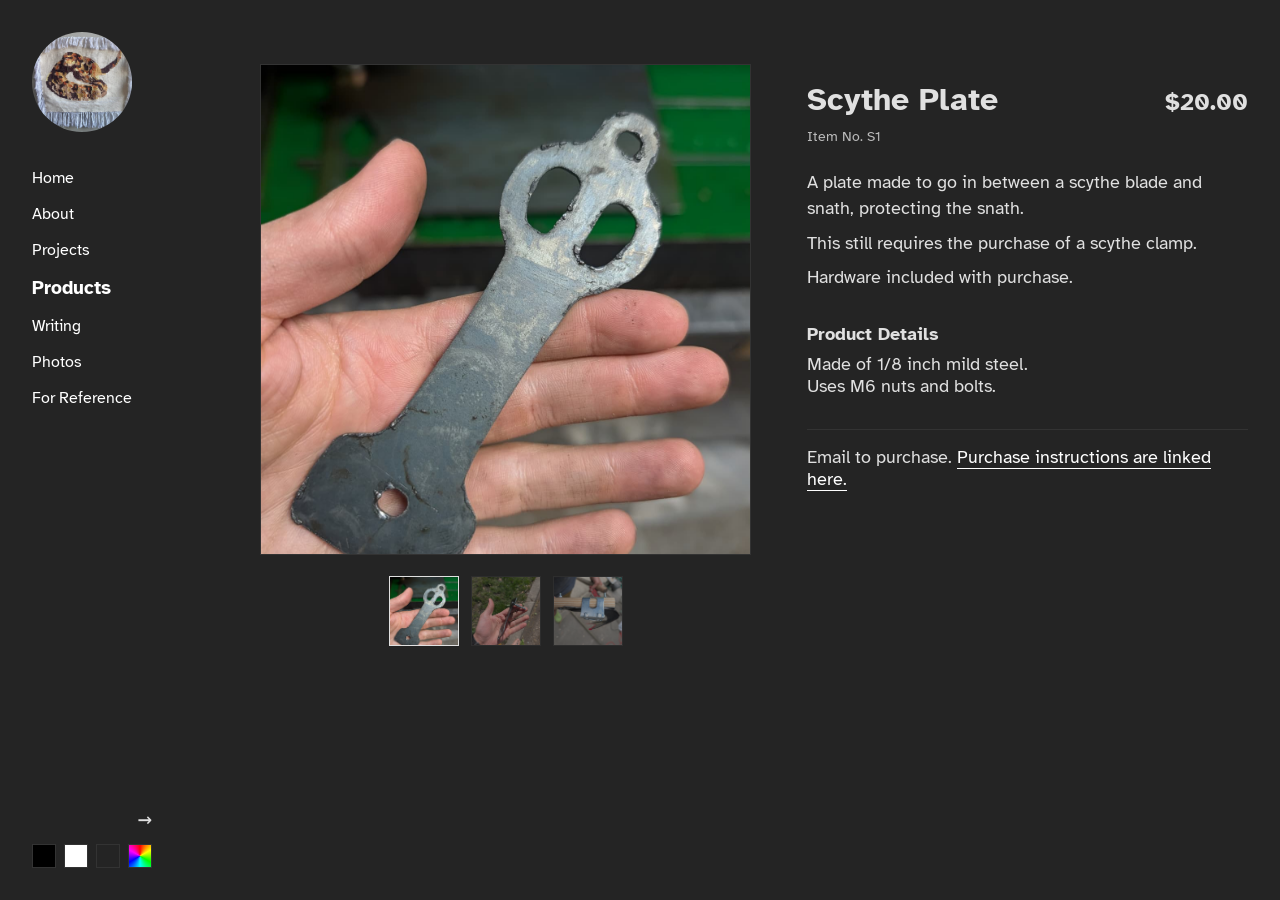
<file: products/scytheplate.html>
<!DOCTYPE html>
<html lang="en">
<head>
    <meta charset="UTF-8">
    <meta name="viewport" content="width=device-width, initial-scale=1.0">
    <title>Scythe Plate</title>
    <!-- Instant Theme Loader to Prevent Flash -->
    <script>
        const savedTheme = localStorage.getItem('site-theme') || 'gray';
        const savedCustomBg = localStorage.getItem('custom-bg');
        const savedCustomText = localStorage.getItem('custom-text');
        const html = document.documentElement;

        if (savedTheme === 'random' && savedCustomBg) {
            html.setAttribute('data-theme', 'random');
            html.style.setProperty('--bg-color', savedCustomBg);
            html.style.setProperty('--sidebar-bg', savedCustomBg);
            html.style.setProperty('--text-color', savedCustomText);
            html.style.setProperty('--link-color', savedCustomText);
        } else {
            html.setAttribute('data-theme', savedTheme);
        }
    </script>
    <link rel="stylesheet" href="../styles.css">
</head>
<body>
    <aside class="sidebar">
        <div class="logo">
            <a href="../index.html">
               <img src="../images/rattlesnake.jpeg" alt="Rattlesnake drawing">
            </a>
        </div>
        <ul class="nav-menu">
            <li><a href="../index.html" class="nav-link">Home</a></li>
            <li><a href="../about.html" class="nav-link">About</a></li>
            <li><a href="../projects.html" class="nav-link">Projects</a></li>
            <li><a href="../products.html" class="nav-link active">Products</a></li>
            <li><a href="../writing.html" class="nav-link">Writing</a></li>
            <li><a href="../photos.html" class="nav-link">Photos</a></li>
            <li><a href="../reference.html" class="nav-link">For Reference</a></li>
        </ul>
        <div class="theme-selector">
            <button class="theme-btn" id="theme-black"></button>
            <button class="theme-btn" id="theme-white"></button>
            <button class="theme-btn" id="theme-gray"></button>
            <button class="theme-btn" id="theme-random"></button>
        </div>
        <div class="page-navigation">
            <!-- <a href="previous_file.html" class="nav-arrow">&larr;</a> -->
            <a href="forgednails.html" class="nav-arrow right-only">&rarr;</a>
            <!-- For newest item with right arrow only <a href="..." class="nav-arrow right-only">&rarr;</a>-->
        </div>
    </aside>

    <main class="main-content">
        <div class="single-view product-view">
            <div class="product-layout">
                
                <!-- Left Side: Photos -->
                <div class="product-gallery-section">
                    <img id="main-gallery-img" src="../images/scytheplatetitle.jpeg" alt="Scythe Plate" class="large-photo">
                    
                    <div class="gallery-thumbs">
                        <img src="../images/scytheplatetitle.jpeg" alt="Title view" class="thumb active" onclick="switchImage(this)">
                        <img src="../images/scytheplateinhand.jpeg" alt="In hand view" class="thumb" onclick="switchImage(this)">
                        <img src="../images/scytheplateassembled.jpeg" alt="Assembled view" class="thumb" onclick="switchImage(this)">
                    </div>
                </div>

                <!-- Right Side: Text & Info -->
                <div class="product-info-section">
                    <div class="product-header-row">
                        <h1 class="item-title" style="margin-top: 0;">Scythe Plate</h1>
                        <span class="product-price">$20.00</span>
                    </div>

                    <div class="product-sku">Item No. S1</div>

                    <div class="product-description">
                        <p>A plate made to go in between a scythe blade and snath, protecting the snath.</p>
                        <p>This still requires the purchase of a scythe clamp.</p>
                        <p>Hardware included with purchase.</p>
                    </div>

                    <div class="product-details-block">
                        <h3>Product Details</h3>
                        <p>Made of 1/8 inch mild steel.</p>
                        <p>Uses M6 nuts and bolts.</p>
                    </div>

                    <div class="ordering-notice">
                        <p>Email to purchase. <a href="ordering.html">Purchase instructions are linked here.</a></p>
                    </div>
                </div>
                
            </div>
        </div>
    </main>

    <script src="../script.js"></script>
    <script>
        function switchImage(selectedThumb) {
            document.getElementById('main-gallery-img').src = selectedThumb.src;
            document.querySelectorAll('.thumb').forEach(t => t.classList.remove('active'));
            selectedThumb.classList.add('active');
        }
    </script>
</body>
</html>
</file>
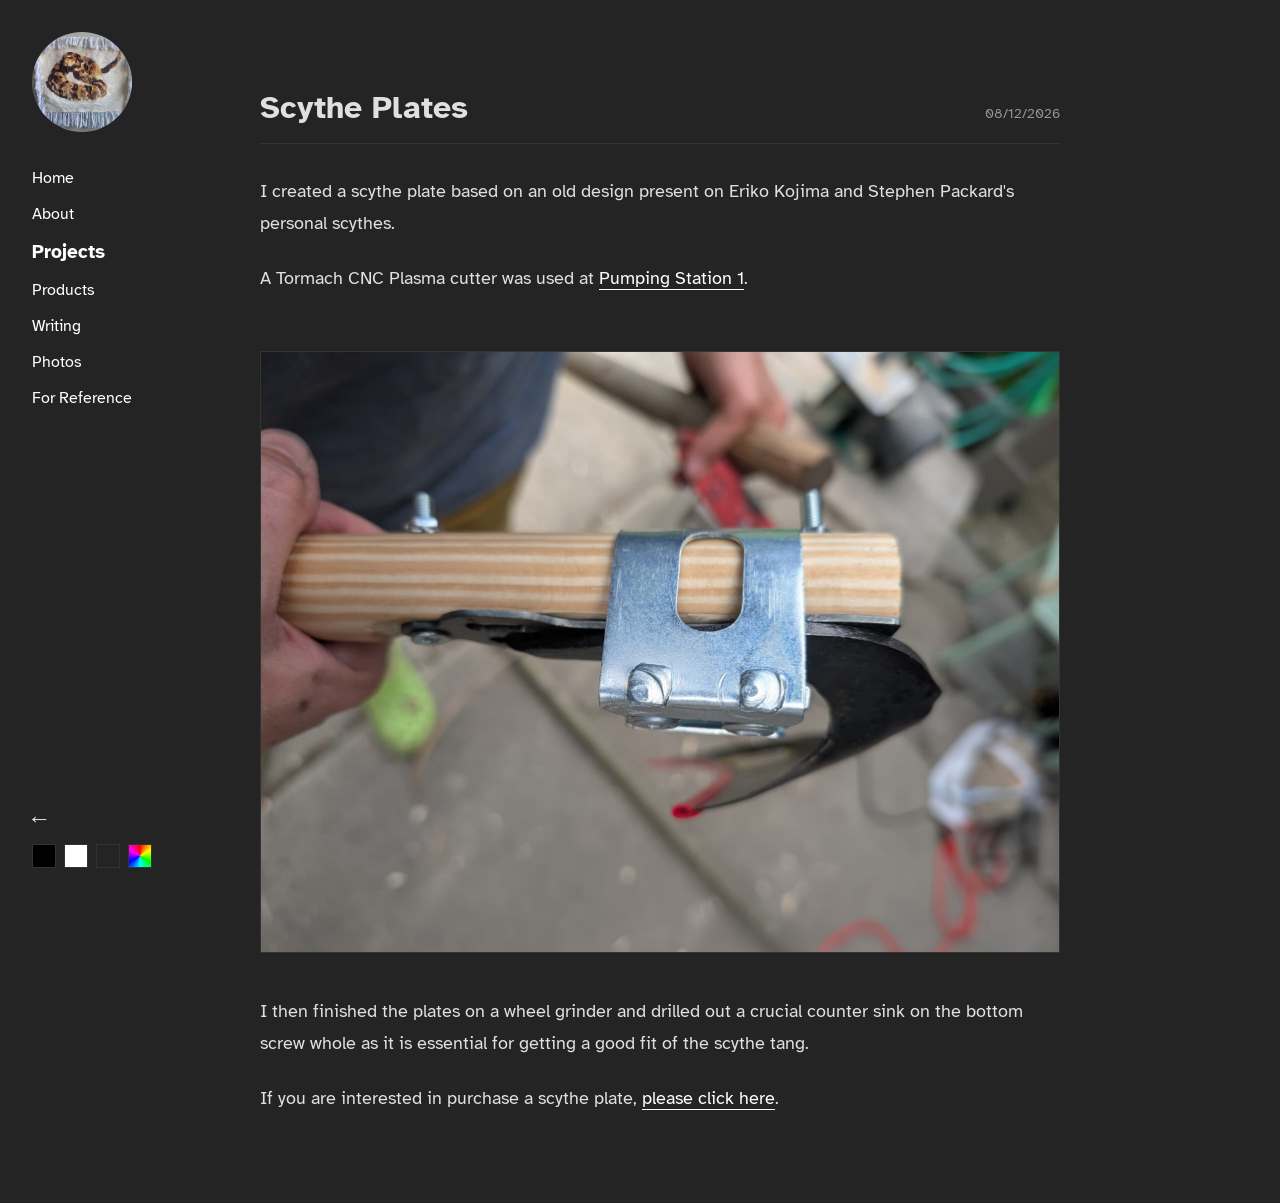
<file: projects/scytheplates.html>
<!DOCTYPE html>
<html lang="en">
<head>
    <meta charset="UTF-8">
    <meta name="viewport" content="width=device-width, initial-scale=1.0">
    <title>Scythe Plates</title>
    <!-- the meta description. Technically need this in all folders. recommended standard limit of 155 characters -->
    <meta name="description" content="How I made my scythe plates.">
    <link rel="icon" type="image/jpeg" href="images/rattlesnake.jpeg">
    <!-- <link rel="icon" type="image/jpeg" href="../images/rattlesnake.jpeg"> for subfolders -->

    <!-- Instant Theme Loader to Prevent Flash -->
    <script>
        const savedTheme = localStorage.getItem('site-theme') || 'gray';
        const savedCustomBg = localStorage.getItem('custom-bg');
        const savedCustomText = localStorage.getItem('custom-text');
        const html = document.documentElement;

        if (savedTheme === 'random' && savedCustomBg) {
            html.setAttribute('data-theme', 'random');
            html.style.setProperty('--bg-color', savedCustomBg);
            html.style.setProperty('--sidebar-bg', savedCustomBg);
            html.style.setProperty('--text-color', savedCustomText);
            html.style.setProperty('--link-color', savedCustomText);
        } else {
            html.setAttribute('data-theme', savedTheme);
        }
    </script>
    <link rel="stylesheet" href="../styles.css">
</head>
<body>
    <aside class="sidebar">
        <div class="logo">
            <a href="../index.html">
                <img src="../images/rattlesnake.jpeg" alt="Rattlesnake drawing">
            </a>
        </div>
        <ul class="nav-menu">
            <li><a href="../index.html" class="nav-link">Home</a></li>
            <li><a href="../about.html" class="nav-link">About</a></li>
            
            <!-- Sub-nav is removed here to keep the sidebar clean on viewing pages -->
            <li><a href="../projects.html" class="nav-link active">Projects</a></li>
            
            <li><a href="../products.html" class="nav-link">Products</a></li>
            <li><a href="../writing.html" class="nav-link">Writing</a></li>
            <li><a href="../photos.html" class="nav-link">Photos</a></li>
            <li><a href="../reference.html" class="nav-link">For Reference</a></li>
        </ul>
        <div class="theme-selector">
            <button class="theme-btn" id="theme-black"></button>
            <button class="theme-btn" id="theme-white"></button>
            <button class="theme-btn" id="theme-gray"></button>
            <button class="theme-btn" id="theme-random"></button>
        </div>
        <div class="page-navigation">
            <!-- <a href="forgednails.html" class="nav-arrow right-only">&rarr;</a> -- -->
            <a href="woodenutensils.html" class="nav-arrow">&larr;</a>
            <!-- <a href="next_file.html" class="nav-arrow">&rarr;</a> -->
        </div>
    </aside>

    <main class="main-content">
        <div class="single-view blog-view">
            
            <!-- New Flex Container for Title & Date -->
            <div class="article-header">
                <h1 class="item-title">Scythe Plates</h1>
                <span class="article-date">08/12/2026</span>
            </div>
            
            <div class="blog-content">
                <p>I created a scythe plate based on an old design present on Eriko Kojima and Stephen Packard's personal scythes.</p>
                
                <p>A Tormach CNC Plasma cutter was used at <a href="https://pumpingstationone.org" target="_blank">Pumping Station 1</a>.</p>
                
                <img src="../images/scytheplateassembled.jpeg" alt="Assembled Scythe Plate" class="blog-image">
                
                <p>I then finished the plates on a wheel grinder and drilled out a crucial counter sink on the bottom screw whole as it is essential for getting a good fit of the scythe tang.</p>
                
                <p>If you are interested in purchase a scythe plate, <a href="../products/scytheplate.html">please click here</a>.</p>
            </div>
        </div>
    </main>

    <script src="../script.js"></script>
</body>
</html>
</file>
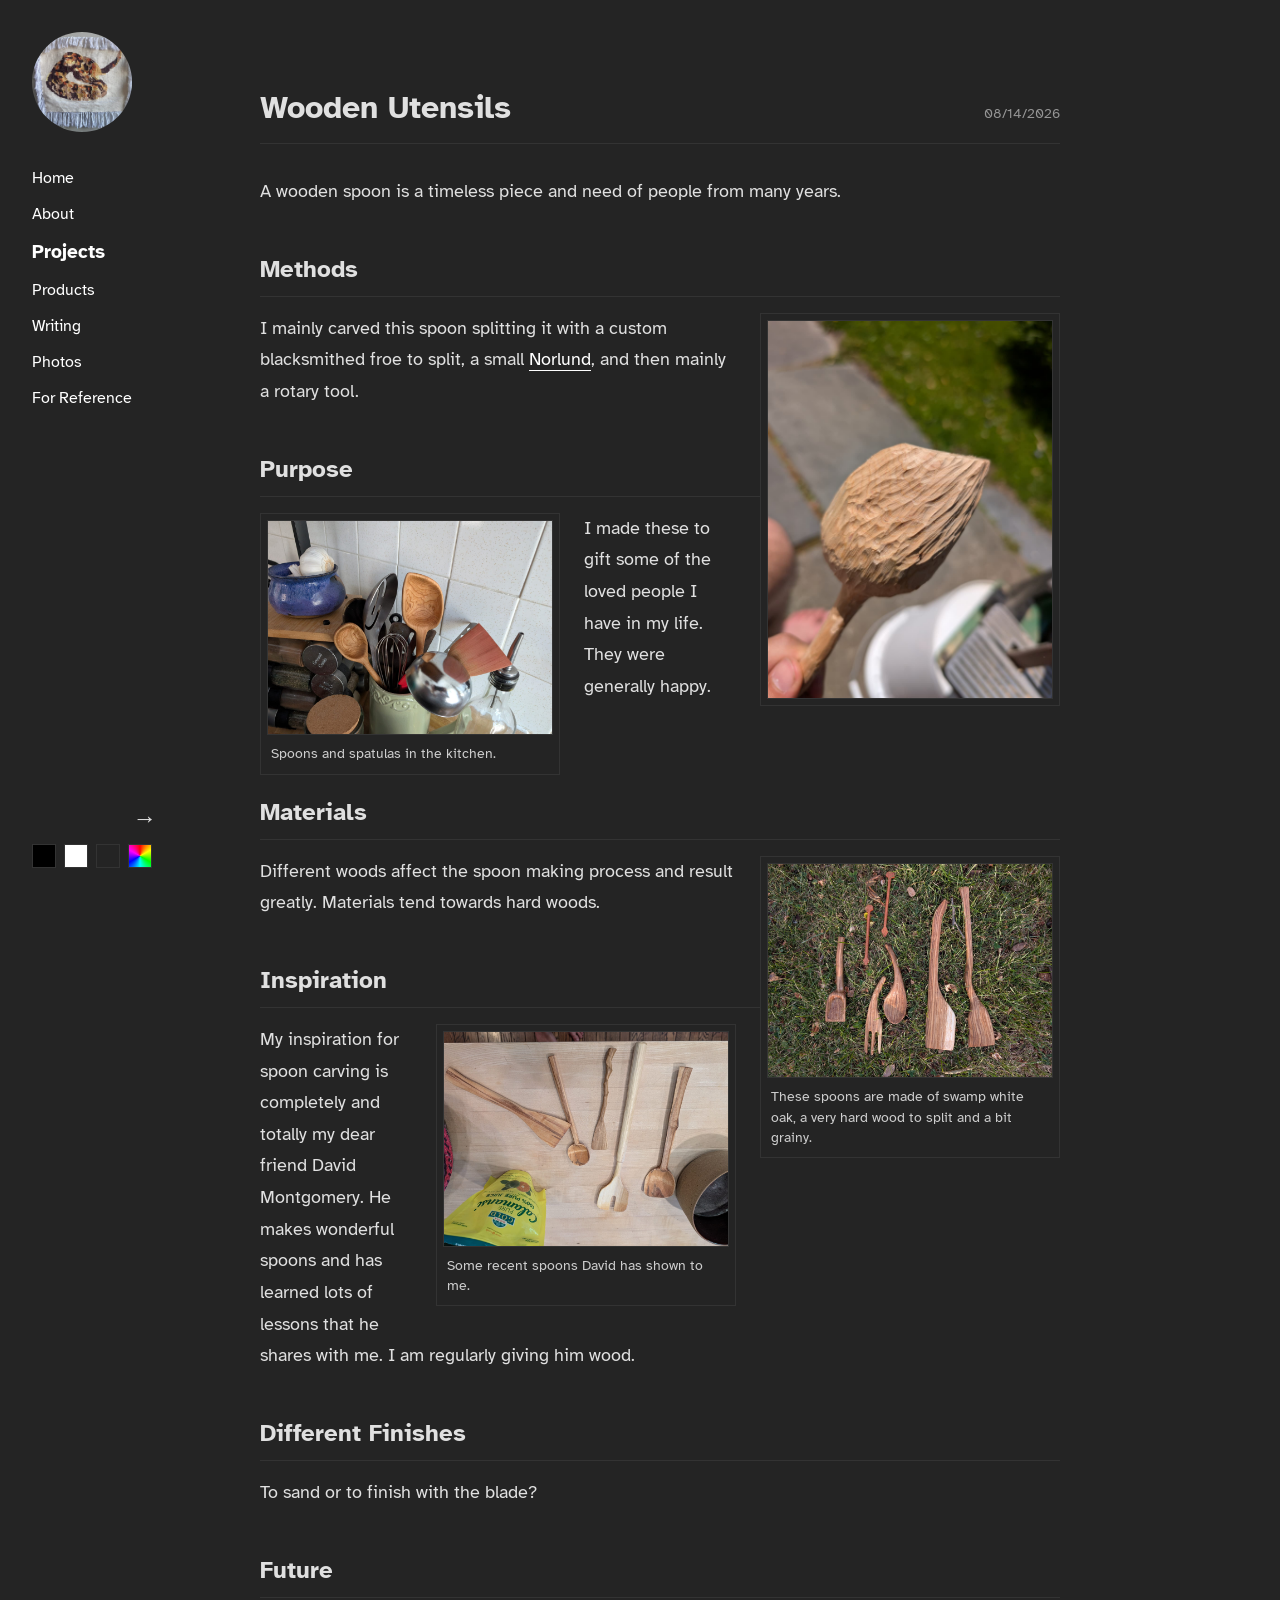
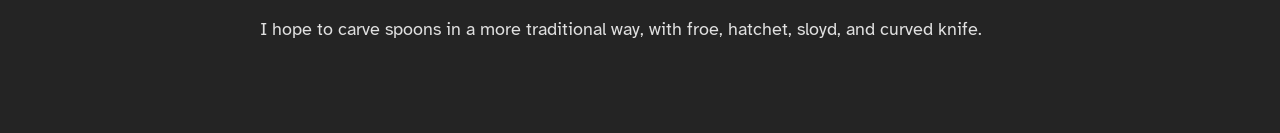
<file: projects/woodenutensils.html>
<!DOCTYPE html>
<html lang="en">
<head>
    <meta charset="UTF-8">
    <meta name="viewport" content="width=device-width, initial-scale=1.0">
    <title>Wooden Utensils</title>
    <!-- the meta description. Technically need this in all folders. recommended standard limit of 155 characters -->
    <meta name="description" content="All things I know about wooden utensils.">
    <link rel="icon" type="image/jpeg" href="images/rattlesnake.jpeg">
    <!-- <link rel="icon" type="image/jpeg" href="../images/rattlesnake.jpeg"> for subfolders -->
    
    <!-- Favicon added here -->
    <link rel="icon" type="image/jpeg" href="../images/rattlesnake.jpeg">
    
    <!-- Instant Theme Loader to Prevent Flash -->
    <script>
        const savedTheme = localStorage.getItem('site-theme') || 'gray';
        const savedCustomBg = localStorage.getItem('custom-bg');
        const savedCustomText = localStorage.getItem('custom-text');
        const html = document.documentElement;

        if (savedTheme === 'random' && savedCustomBg) {
            html.setAttribute('data-theme', 'random');
            html.style.setProperty('--bg-color', savedCustomBg);
            html.style.setProperty('--sidebar-bg', savedCustomBg);
            html.style.setProperty('--text-color', savedCustomText);
            html.style.setProperty('--link-color', savedCustomText);
        } else {
            html.setAttribute('data-theme', savedTheme);
        }
    </script>
    <link rel="stylesheet" href="../styles.css">
</head>
<body>
    <aside class="sidebar">
        <div class="logo">
            <a href="../index.html">
                <img src="../images/rattlesnake.jpeg" alt="Rattlesnake drawing">
            </a>
        </div>
        <ul class="nav-menu">
            <li><a href="../index.html" class="nav-link">Home</a></li>
            <li><a href="../about.html" class="nav-link">About</a></li>
            <li><a href="../projects.html" class="nav-link active">Projects</a></li>
            <li><a href="../products.html" class="nav-link">Products</a></li>
            <li><a href="../writing.html" class="nav-link">Writing</a></li>
            <li><a href="../photos.html" class="nav-link">Photos</a></li>
            <li><a href="../reference.html" class="nav-link">For Reference</a></li>
        </ul>
        <div class="theme-selector">
            <button class="theme-btn" id="theme-black" title="OLED Black"></button>
            <button class="theme-btn" id="theme-white" title="E-Ink White"></button>
            <button class="theme-btn" id="theme-gray" title="Grayscale Default"></button>
            <button class="theme-btn" id="theme-random" title="Random Color"></button>
        </div>
        <div class="page-navigation">
            <a href="scytheplates.html" class="nav-arrow right-only">&rarr;</a>
            <!-- <a href="previous_file.html" class="nav-arrow">&larr;</a>
            <a href="next_file.html" class="nav-arrow">&rarr;</a> -->
        </div>
    </aside>

    <main class="main-content">
        <div class="single-view blog-view">
            
            <div class="article-header">
                <h1 class="item-title">Wooden Utensils</h1>
                <span class="article-date">08/14/2026</span>
            </div>
            
            <!-- Added the clearfix class here so the container holds the floats properly -->
            <div class="blog-content clearfix">
                
                <p>A wooden spoon is a timeless piece and need of people from many years.</p>
                
                <h2>Methods</h2>
                <figure class="wiki-figure float-right">
                    <img src="../images/ladleinprogress.jpeg" alt="Ladle in progress">
                </figure>
                <p>I mainly carved this spoon splitting it with a custom blacksmithed froe to split, a small <a href="https://whiskeyrivertrading.com/blogs/around-the-shop/norlund-axe-history-collector-guide" target="_blank">Norlund</a>, and then mainly a rotary tool.</p>

                <h2>Purpose</h2>
                <figure class="wiki-figure float-left">
                    <img src="../images/woodenutensilsinkitchen.jpeg" alt="Spoons and spatulas in the kitchen">
                    <figcaption class="wiki-caption">Spoons and spatulas in the kitchen.</figcaption>
                </figure>
                <p>I made these to gift some of the loved people I have in my life. They were generally happy.</p>

                <h2>Materials</h2>
                <figure class="wiki-figure float-right">
                    <img src="../images/swampwhitespoons.jpeg" alt="Swamp white oak spoons">
                    <figcaption class="wiki-caption">These spoons are made of swamp white oak, a very hard wood to split and a bit grainy.</figcaption>
                </figure>
                <p>Different woods affect the spoon making process and result greatly. Materials tend towards hard woods.</p>

                <h2>Inspiration</h2>
                <figure class="wiki-figure float-right">
                    <img src="../images/davidspoons.jpeg" alt="David's spoons">
                    <figcaption class="wiki-caption">Some recent spoons David has shown to me.</figcaption>
                </figure>
                <p>My inspiration for spoon carving is completely and totally my dear friend David Montgomery. He makes wonderful spoons and has learned lots of lessons that he shares with me. I am regularly giving him wood.</p>

                <h2>Different Finishes</h2>
                <p>To sand or to finish with the blade?</p>

                <h2>Future</h2>
                <p>I hope to carve spoons in a more traditional way, with froe, hatchet, sloyd, and curved knife.</p>

            </div>
        </div>
    </main>

    <script src="../script.js"></script>
</body>
</html>
</file>
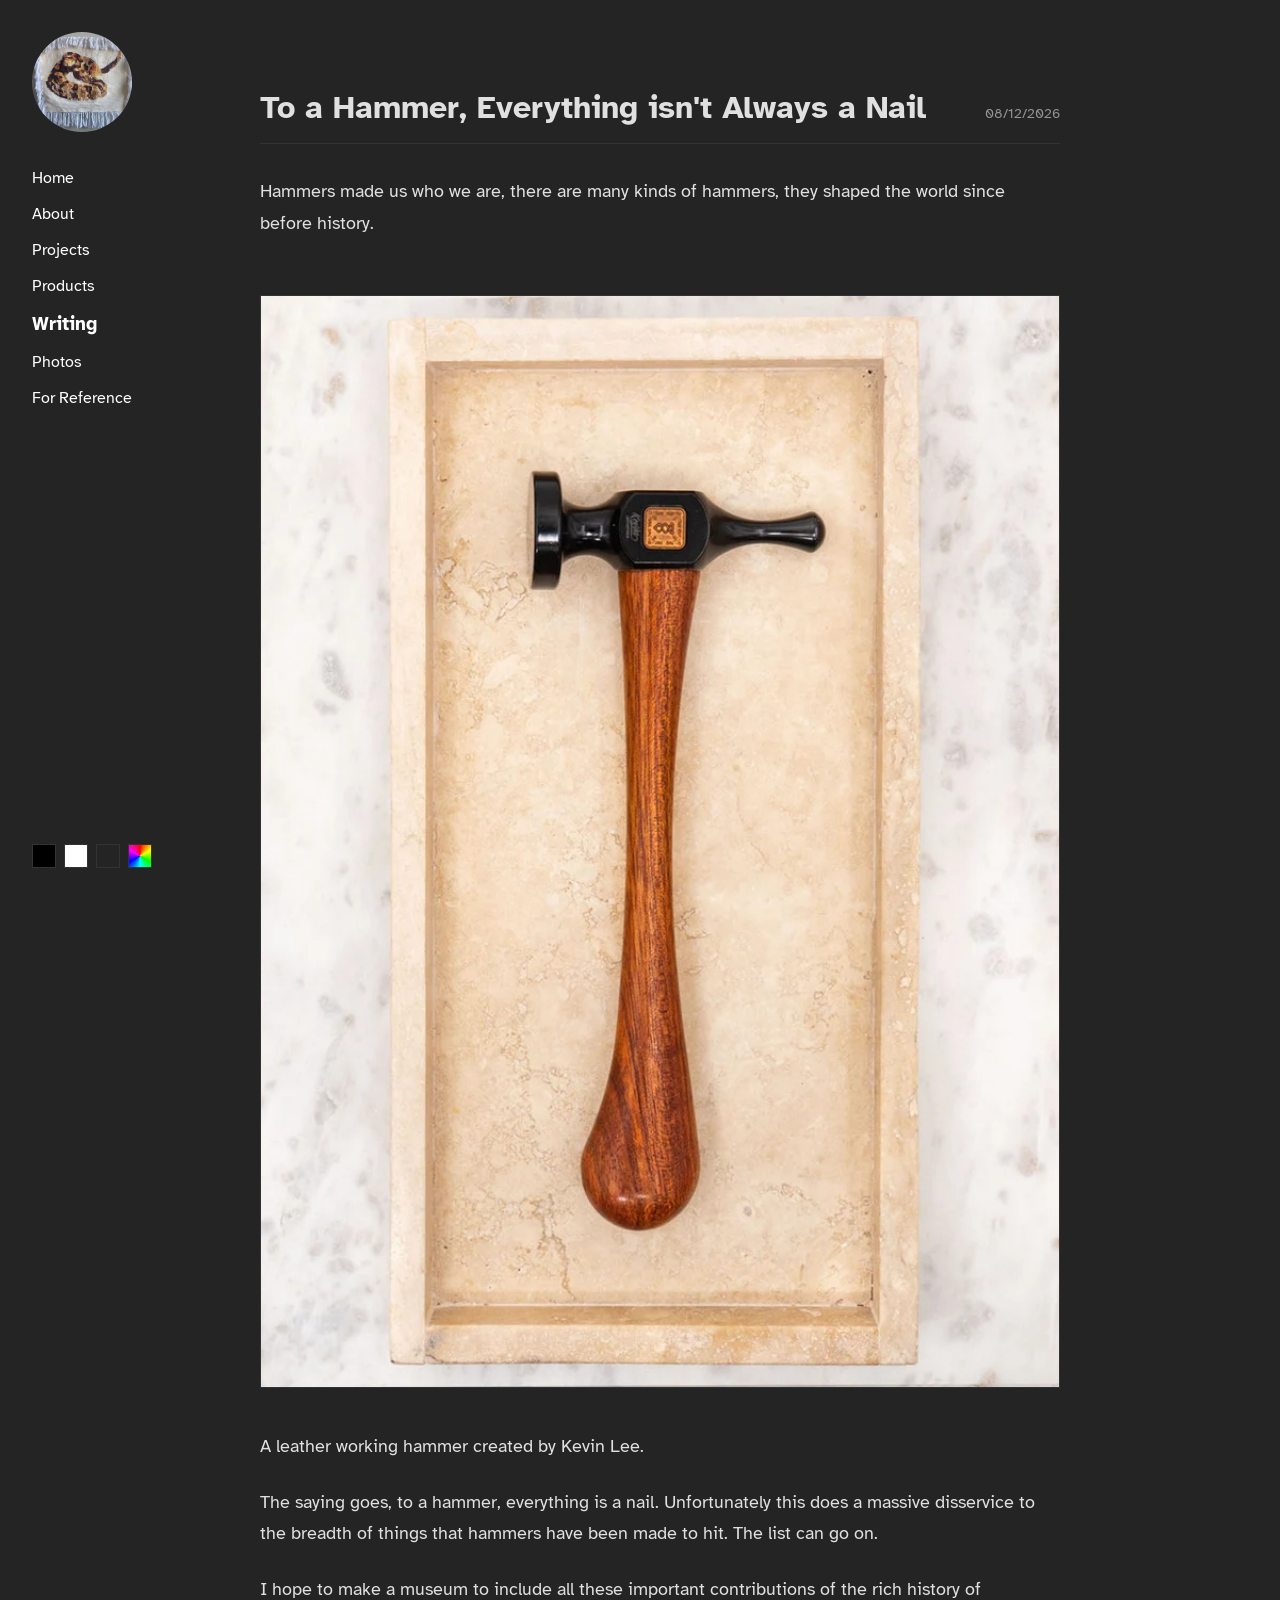
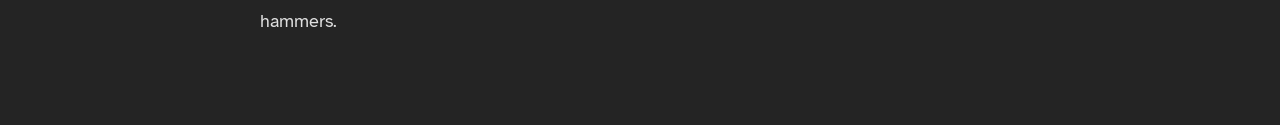
<file: writing/hammer.html>
<!DOCTYPE html>
<html lang="en">
<head>
    <meta charset="UTF-8">
    <meta name="viewport" content="width=device-width, initial-scale=1.0">
    <title>To a Hammer, Everything isn't Always a Nail</title>
    <!-- Instant Theme Loader to Prevent Flash -->
    <script>
        const savedTheme = localStorage.getItem('site-theme') || 'gray';
        const savedCustomBg = localStorage.getItem('custom-bg');
        const savedCustomText = localStorage.getItem('custom-text');
        const html = document.documentElement;

        if (savedTheme === 'random' && savedCustomBg) {
            html.setAttribute('data-theme', 'random');
            html.style.setProperty('--bg-color', savedCustomBg);
            html.style.setProperty('--sidebar-bg', savedCustomBg);
            html.style.setProperty('--text-color', savedCustomText);
            html.style.setProperty('--link-color', savedCustomText);
        } else {
            html.setAttribute('data-theme', savedTheme);
        }
    </script>
    <link rel="stylesheet" href="../styles.css">
</head>
<body>
    <aside class="sidebar">
        <div class="logo">
            <a href="../index.html">
                <img src="../images/rattlesnake.jpeg" alt="Rattlesnake drawing">
            </a>
        </div>
        <ul class="nav-menu">
            <li><a href="../index.html" class="nav-link">Home</a></li>
            <li><a href="../about.html" class="nav-link">About</a></li>
            <li><a href="../projects.html" class="nav-link">Projects</a></li>
            <li><a href="../products.html" class="nav-link">Products</a></li>
            
            <!-- Sub-nav is removed here to keep the sidebar clean on viewing pages -->
            <li><a href="../writing.html" class="nav-link active">Writing</a></li>
            
            <li><a href="../photos.html" class="nav-link">Photos</a></li>
            <li><a href="../reference.html" class="nav-link">For Reference</a></li>
        </ul>
        <div class="theme-selector">
            <button class="theme-btn" id="theme-black"></button>
            <button class="theme-btn" id="theme-white"></button>
            <button class="theme-btn" id="theme-gray"></button>
            <button class="theme-btn" id="theme-random"></button>
        </div>
        <!-- <div class="page-navigation">
            <a href="previous_file.html" class="nav-arrow">&larr;</a>
            <a href="next_file.html" class="nav-arrow">&rarr;</a>
        </div> -->
        
    </aside>

    <main class="main-content">
        <div class="single-view blog-view">
            
            <!-- New Flex Container for Title & Date -->
            <div class="article-header">
                <h1 class="item-title">To a Hammer, Everything isn't Always a Nail</h1>
                <span class="article-date">08/12/2026</span>
            </div>
            
            <div class="blog-content">
                <p>Hammers made us who we are, there are many kinds of hammers, they shaped the world since before history.</p>
                
                <img src="../images/kevin-lee-thread-hammer.jpg" alt="Leather working hammer" class="blog-image">
                <p class="image-caption">A leather working hammer created by Kevin Lee.</p>

                <p>The saying goes, to a hammer, everything is a nail. Unfortunately this does a massive disservice to the breadth of things that hammers have been made to hit. The list can go on.</p>
                
                <p>I hope to make a museum to include all these important contributions of the rich history of hammers.</p>
            </div>
        </div>
    </main>

    <script src="../script.js"></script>
</body>
</html>
</file>
<file: styles.css>
/* =========================================
   1. FONTS & THEME VARIABLES
   ========================================= */
@import url('https://fonts.googleapis.com/css2?family=Atkinson+Hyperlegible:ital,wght@0,400;0,700;1,400;1,700&display=swap');

/* Default Theme: Grayscale (Dark) */
:root {
    --bg-color: #242424;
    --sidebar-bg: #242424; 
    --text-color: #e0e0e0;
    --border-color: #333333;
    --link-color: #ffffff;
    --link-hover: #aaaaaa;
}

/* Theme: OLED Black */
:root[data-theme="black"] {
    --bg-color: #000000;
    --sidebar-bg: #000000; 
    --text-color: #cccccc;
    --border-color: #222222;
    --link-color: #ffffff;
    --link-hover: #888888;
}

/* Theme: E-ink White */
:root[data-theme="white"] {
    --bg-color: #ffffff;
    --sidebar-bg: #ffffff; 
    --text-color: #111111;
    --border-color: #dddddd;
    --link-color: #000000;
    --link-hover: #555555;
}


/* =========================================
   2. GLOBAL STYLES & RESETS
   ========================================= */
* {
    box-sizing: border-box;
    margin: 0;
    padding: 0;
}

body {
    font-family: 'Atkinson Hyperlegible', sans-serif;
    background-color: var(--bg-color);
    color: var(--text-color);
    display: flex;
    min-height: 100vh;
    transition: background-color 0.3s, color 0.3s;
}

a {
    color: var(--link-color);
    text-decoration: none;
}

a:hover {
    color: var(--link-hover);
}

/* =========================================
   2.1 TEST RESPONSIVE FLUID TYPOGRAPHY
   ========================================= */

/* Applies fluid scaling to writing/blog content, single views, and product text */
.blog-content,
.item-description,
.product-layout {
    /* 
      1. Minimum: 1.1rem (prevents it from getting too small)
      2. Fluid preferred: 1rem + 0.3vw (scales up slowly as the screen gets wider)
      3. Maximum: 1.35rem (stops scaling on ultra-wide / 4K displays)
    */
    font-size: clamp(1.1rem, 1rem + 0.3vw, 1.35rem);
    
    /* Slightly increase line-height proportionally for larger screens */
    line-height: clamp(1.4, 1.4 + 0.1vw, 1.5); 
}


/* =========================================
   3. LAYOUT (SIDEBAR & MAIN CONTENT)
   ========================================= */
.sidebar {
    position: fixed;
    top: 0;
    left: 0;
    width: 220px; 
    height: 100vh;
    display: flex;
    flex-direction: column;
    padding: 2rem;
    background-color: var(--sidebar-bg);
    z-index: 100;
}

/* 1. Default Layout (Restores Home, About, Ref) */
.main-content {
    margin-left: 220px; 
    width: calc(100% - 220px); 
    flex: 1;
    padding: 4rem;
}

/* 2. Sub-Page True Centering with Flexible Right Side */
@media (min-width: 769px) {
    /* Keeps Writing and Single Views tight and perfectly centered */
    .main-content:has(.single-view),
    .main-content:has(.blog-view) {
        margin-left: 0;
        width: 100%;
        padding: 4rem 0; 
        display: grid;
        grid-template-columns: minmax(260px, 1fr) minmax(0, 80ch) minmax(2rem, 1fr);
    }

    /* Gives Products a wider center column (1000px) so they have room to sit side-by-side */
    .main-content:has(.product-layout) {
        margin-left: 0;
        width: 100%;
        padding: 4rem 0; 
        display: grid;
        grid-template-columns: minmax(260px, 1fr) minmax(0, 1000px) minmax(2rem, 1fr);
    }

    .main-content:has(.single-view) > *,
    .main-content:has(.blog-view) > *,
    .main-content:has(.product-layout) > * {
        grid-column: 2; 
        width: 100%;
    }
}


/* =========================================
   4. SIDEBAR COMPONENTS
   ========================================= */
/* Logo */
.logo {
    width: 100px;
    height: 100px;
    margin-bottom: 2rem;
    text-align: center;
}

.logo a {
    display: block;
    width: 100%;
    height: 100%;
    border-radius: 50%;
}

.logo img {
    width: 100%;
    height: 100%;
    object-fit: cover; 
    border-radius: 50%; 
}

/* Navigation Menu */
.nav-menu {
    list-style: none;
    flex: 1;
}

.nav-menu li {
    margin-bottom: 0.5rem;
}

.nav-link {
    font-size: 1rem;
    display: block;
    padding: 0.25rem 0;
}

.nav-link.active {
    font-weight: 700;
    font-size: 1.2rem;
}

/* Live Search & Filters */
.sub-nav {
    margin-top: 0.5rem;
    margin-bottom: 1rem;
    padding-left: 1rem;
    border-left: 1px solid var(--border-color);
}

.search-box {
    width: 100%;
    padding: 0.25rem;
    background: transparent;
    border: 1px solid var(--border-color);
    color: var(--text-color);
    font-family: inherit;
    margin-bottom: 0.5rem;
    border-radius: 0; 
}

.cat-filter {
    display: none; 
}

.filter-label {
    display: block;
    cursor: pointer;
    font-size: 0.9rem;
    margin-bottom: 0.4rem;
    transition: all 0.2s ease;
}

.filter-label:has(input:checked) {
    font-weight: 700;
    font-size: 1.05rem;
}

/* Theme Selector */
.theme-selector {
    position: absolute;
    bottom: 2rem;
    left: 2rem;
    display: flex;
    gap: 0.5rem;
}

.theme-btn {
    width: 24px;
    height: 24px;
    border: 1px solid var(--border-color);
    cursor: pointer;
    border-radius: 0;
}

#theme-black { background-color: #000; }
#theme-white { background-color: #fff; }
#theme-gray { background-color: #242424; }
#theme-random { 
    background: conic-gradient(from 0deg, #ff0000, #ffff00, #00ff00, #00ffff, #0000ff, #ff00ff, #ff0000);
}

/* =========================================
   RAINBOW THEME CUSTOM CURSOR
   ========================================= */
[data-theme="random"],
[data-theme="random"] p,
[data-theme="random"] h1,
[data-theme="random"] h2 {
    /* Points to your image, with 'auto' as a safety fallback */
    cursor: crosshair;
    /* cursor: url('images/rainbow-cursor.png'), auto;  */
}

/* Optional: A different custom cursor when hovering over links and buttons */
/* [data-theme="random"] a,
[data-theme="random"] button {
    cursor: url('images/rainbow-pointer.png'), pointer;
} */


/* =========================================
   5. HOME PAGE & GENERAL TYPOGRAPHY
   ========================================= */
.hero-text {
    font-size: 1.2rem;
}

.hero-text a {
    text-decoration: underline;
}

.secondary-content {
    margin-top: 1.5rem; /* Adds space above equivalent to a standard line/paragraph break */
}

.disclaimer-text {
    font-size: 0.85rem;
    line-height: 1.5;
    opacity: 0.6;
    margin-top: 2rem;
    font-style: italic;
    max-width: 600px;
}


/* =========================================
   6. GRID LAYOUTS (PROJECTS & PHOTOS)
   ========================================= */
.grid {
    display: grid;
    grid-template-columns: repeat(auto-fill, minmax(200px, 1fr));
    gap: 1.5rem; 
    width: 100%;
}

.tile-wrapper {
    display: flex;
    flex-direction: column;
    text-decoration: none;
    color: var(--text-color);
    cursor: pointer;
}

.tile {
    width: 100%;
    aspect-ratio: 1 / 1; 
    overflow: hidden;
    display: flex;
    align-items: center;
    justify-content: center;
    border-radius: 0;
}

.tile img {
    width: 100%;
    height: 100%;
    object-fit: cover;
}

.tile-label {
    opacity: 0;
    text-align: center;
    margin-top: 0.75rem;
    font-size: 1.1rem;
    font-weight: bold;
    transition: opacity 0.2s ease-in-out;
}

.tile-wrapper:hover .tile-label {
    opacity: 1;
}

.tile-wrapper .tile-title {
    display: none; 
}


/* =========================================
   7. SINGLE ITEM VIEWS (ARTICLES & PRODUCTS)
   ========================================= */
.single-view {
    display: flex;
    flex-direction: column;
    align-items: center; 
    text-align: center;
    max-width: 800px;
    margin: 0 auto; 
    /* Removed the broken transform rule here so it centers properly */
}

.item-title {
    font-size: 2rem;
    margin-top: 1.5rem; 
    margin-bottom: 0.5rem;
    font-weight: 700;
}

.item-description {
    font-size: 1.1rem;
    line-height: 1.6;
    color: var(--text-color);
}

/* Fixes the jumping image by locking aspect ratio */
.large-photo {
    width: 100%;
    aspect-ratio: 1 / 1; /* Locks the frame size permanently */
    object-fit: cover; 
    border: 1px solid var(--border-color);
    border-radius: 0; 
    
    /* NEW: Tells the image to shrink back immediately when the mouse leaves */
    transition: transform 0.2s ease, box-shadow 0.2s ease;
    position: relative;
    z-index: 1;
}

/* NEW: The hover effect */
.large-photo:hover {
    transform: scale(1.25); /* Makes the image 15% larger */
    box-shadow: 0 10px 30px rgba(0, 0, 0, 0.4); /* Adds a shadow so it pops off the page */
    z-index: 150; /* Ensures the zoomed image overlaps the surrounding text/thumbnails */
    
    /* Waits exactly 1 second (1s) before starting the zoom */
    transition: transform 0.3s ease 0.75s, box-shadow 0.3s ease 1s;
    cursor: zoom-in;
}


/* =========================================
   8. PRODUCT SPECIFIC STYLES
   ========================================= */
.product-view {
    text-align: left; 
    align-items: flex-start;
    max-width: 1500px; /* Unlocks the 800px limit so it fills wide screens */
    margin: 0; 
}

.gallery-thumbs {
    display: flex;
    gap: 0.75rem;
    justify-content: center;
    margin-bottom: 1.5rem;
    margin-top: 1rem;
}

.thumb {
    width: 70px;
    height: 70px;
    object-fit: cover;
    cursor: pointer;
    opacity: 0.6;
    border: 1px solid var(--border-color);
    transition: opacity 0.2s ease;
    border-radius: 0;
}

.thumb:hover, .thumb.active {
    opacity: 1;
    border-color: var(--text-color);
}

.product-header-row {
    display: flex;
    justify-content: space-between;
    align-items: baseline;
    margin-top: 1rem;
}

.product-price {
    font-size: 1.5rem;
    font-weight: bold;
}

.product-sku {
    font-size: 0.9rem;
    color: var(--text-color);
    opacity: 0.8;
    margin-bottom: 1.5rem;
}

.product-description p {
    margin-bottom: 0.5rem;
    line-height: 1.5;
}

.product-details-block {
    margin-top: 2rem;
    margin-bottom: 2rem;
}

.product-details-block h3 {
    font-size: 1.1rem;
    margin-bottom: 0.5rem;
}

.ordering-notice {
    padding-top: 1rem;
    border-top: 1px solid var(--border-color);
}

.ordering-container {
    max-width: 700px;
    line-height: 1.7;
}

.ordering-container h1 {
    margin-bottom: 1.5rem;
}

.ordering-container p {
    margin-bottom: 1rem;
}

.product-thumb-price {
    font-weight: normal;
    font-size: 1rem;
    margin-top: 0.2rem;
    color: var(--text-color);
    opacity: 0.8;
}


/* =========================================
   9. WRITING & BLOG STYLES
   ========================================= */
.blog-view {
    text-align: left; 
    align-items: flex-start; 
}

.blog-content {
    font-size: 1.1rem;
    line-height: 1.8;
    color: var(--text-color);
    width: 100%;
}

.blog-content p {
    margin-bottom: 1.5rem;
}

.blog-image {
    width: 100%;
    aspect-ratio: auto; 
    object-fit: cover;
    margin: 2rem 0;
    border: 1px solid var(--border-color);
    border-radius: 0;
}

.article-header {
    display: flex;
    justify-content: space-between;
    align-items: baseline;
    width: 100%;
    margin-bottom: 2rem;
    border-bottom: 1px solid var(--border-color);
    padding-bottom: 1rem;
}

.article-header h1 {
    margin-bottom: 0;
    font-size: 2rem;
}

.article-date {
    font-size: 0.9rem;
    color: var(--text-color);
    opacity: 0.6; 
}

#content-list {
    display: flex;
    flex-direction: column;
    width: 100%; 
}

.list-item {
    display: flex;
    justify-content: space-between;
    align-items: center;
    padding: 1.2rem 0; 
    border-bottom: 1px solid var(--border-color); 
    text-decoration: none;
    color: var(--text-color);
    transition: opacity 0.2s ease;
    width: 100%;
}

.list-item:last-child {
    border-bottom: none;
}

.list-item:hover {
    opacity: 0.6;
}

.list-item span:first-child {
    font-size: 1.1rem;
    font-weight: bold;
}

.list-item span:last-child {
    font-size: 0.95rem;
    opacity: 0.7;
}

/* Wikipedia-Style Headings */
.blog-content h2 {
    /* Consider not using the line below */
    clear: left;
    border-bottom: 1px solid var(--border-color);
    padding-bottom: 0.3rem;
    margin-top: 2.5rem;
    margin-bottom: 1rem;
    font-size: 1.5rem;
}

/* Wikipedia-Style Floating Figures */
.wiki-figure {
    border: 1px solid var(--border-color);
    padding: 6px;
    max-width: 300px;
    background-color: var(--bg-color); /* Ensures the background stays solid when zoomed */
    margin-bottom: 1rem;
    
    /* ADDED FOR HOVER EFFECT */
    position: relative;
    z-index: 1;
    transition: transform 0.2s ease, box-shadow 0.2s ease;
}

/* ADD THIS NEW BLOCK FOR THE ZOOM */
.wiki-figure:hover {
    transform: scale(1.5);
    box-shadow: 0 10px 30px rgba(0, 0, 0, 0.6); /* Adds a heavy drop shadow */
    z-index: 150; /* Forces it to the front so it overlaps surrounding text */
    
    /* Waits exactly 0.75s to start growing, 1s for the shadow */
    transition: transform 0.3s ease 0.75s, box-shadow 0.3s ease 1s;
    cursor: zoom-in;
}

.wiki-figure.float-right {
    float: right;
    margin-left: 1.5rem;
}

.wiki-figure.float-left {
    float: left;
    margin-right: 1.5rem;
}

.wiki-figure img {
    width: 100%;
    height: auto;
    display: block;
    border: 1px solid var(--border-color);
}

.wiki-caption {
    font-size: 0.9rem;
    line-height: 1.4;
    padding: 0.5rem 0.25rem 0.25rem;
    color: var(--text-color);
    opacity: 0.9;
}

/* Clearfix to ensure the container wraps around floating images */
.clearfix::after {
    content: "";
    clear: both;
    display: table;
}


/* =========================================
   10. REFERENCE PAGE STYLES
   ========================================= */
.ref-category {
    margin-bottom: 1.5rem;
}

.ref-header {
    font-size: 1.2rem;
    font-weight: bold;
    cursor: pointer;
    padding: 0.5rem 0;
    border-bottom: 1px solid var(--border-color);
    outline: none;
    list-style: none; /* Removes arrow in Firefox/Standard */
}

.ref-header::-webkit-details-marker {
    display: none; /* Removes arrow in Chrome/Safari */
}

.ref-content {
    padding: 0.75rem 0 0.75rem 1rem;
    line-height: 1.8;
}

.ref-item {
    display: block; 
    margin-bottom: 0.75rem;
}

.ref-item-row {
    display: inline-flex;
    align-items: center;
    gap: 0.75rem; 
}

.ref-thumb {
    width: 32px;
    height: 32px;
    object-fit: cover;
    border: 1px solid var(--border-color);
    border-radius: 0; 
    vertical-align: middle;
}


/* =========================================
   11. ERROR PAGE (404)
   ========================================= */
.error-title {
    font-size: 10rem;
    font-weight: 700;
    line-height: 1;
    margin-bottom: 2rem;
    color: var(--text-color);
}

.error-img {
    width: 350px;
    height: 350px;
    object-fit: cover;
    border: 1px solid var(--border-color);
    border-radius: 0;
}

/* =========================================
   12. LINK STYLES
   ========================================= */
/* Underline all links globally */
a {
    text-decoration: underline;
    text-underline-offset: 5px; /* Lowers the line slightly below descenders */
    text-decoration-thickness: 1px; /* Keeps the line crisp */
}

/* Remove underlines from UI elements so it remains clean and elegant */
.nav-link, 
.tile-wrapper, 
.list-item, 
.ref-header, 
.logo a,
.thumb,
.nav-arrow {
    text-decoration: none;
}

/* Add underline back on hover for navigation if desired 
.nav-link:hover, .list-item:hover {
    text-decoration: underline;
} */

/* =========================================
   13. SUBPAGE NAVIGATION ARROWS (DESKTOP)
   ========================================= */
/* Moved this ABOVE the media queries so mobile can properly override it */
.page-navigation {
    position: absolute;
    bottom: 4.2rem;
    left: 2rem;
    display: flex;
    justify-content: space-between; 
    width: 120px; 
}

.theme-selector {
    position: absolute;
    bottom: 2rem; 
    left: 2rem;
    display: flex;
    gap: 0.5rem;
}

.nav-arrow.right-only {
    margin-left: auto;
}

.nav-arrow {
    font-size: 1.5rem;
    color: var(--text-color);
    transition: opacity 0.2s;
    font-family: monospace; 
}

.nav-arrow:hover {
    opacity: 0.5;
}

/* =========================================
   14. DYNAMIC PRODUCT LAYOUT (RESPONSIVE WRAP)
   ========================================= */
.product-layout {
    display: flex;
    flex-wrap: wrap; /* Allows side-by-side on landscape, stacks on vertical monitors */
    justify-content: center; /* Keeps the entire block centered */
    gap: 3.5rem; /* Provides clean breathing room between photo and text */
    width: 100%;
    max-width: 1000px; /* Keeps the text from drifting too far away from the image */
    margin: 0 auto; 
    font-size: 1.1rem; 
}

.product-gallery-section {
    flex: 1 1 400px; /* Adjusted to 400px so it perfectly fits side-by-side with the 350px text */
    max-width: 550px; /* Lets the photo be large, but not screen-dominating */
    width: 100%;
}

.product-info-section {
    flex: 1 1 350px; /* Triggers the vertical stack if the screen is narrower than ~900px */
    text-align: left;
}

/* =========================================
   16 MOBILE RESPONSIVENESS (PHONES/TABLETS)
   ========================================= */
/* This MUST be the last section in your CSS file */
@media (max-width: 768px) {
    body {
        flex-direction: column;
        position: relative;
        min-height: 100vh;
        padding-bottom: 8rem; 
    }

    .sidebar {
        position: static; 
        width: 100%;
        height: auto;
        padding:1.5rem 2rem 0.25rem;
        display: flex;
        flex-direction: column;
        align-items: center;
        gap: 1.25rem;
        border-bottom: none; 
    }

    .logo {
        width: 65px; 
        height: 65px;
        margin-bottom: 0;
    }

    .nav-menu {
        display: flex;
        flex-wrap: wrap;
        justify-content: center;
        gap: 0.5rem 1.25rem;
        width: 100%;
        padding: 0;
        margin: 0;
    }

    .sidebar .search-container,
    .sidebar .category-list,
    .sidebar input[type="text"] {
        display: none !important;
    }

    /* Properly stacks and centers the arrows directly above the theme boxes */
    .page-navigation {
        position: absolute;
        bottom: 4rem; 
        left: 50%;
        transform: translateX(-50%);
        display: flex;
        justify-content: space-between; 
        width: 140px; /* Spaced out to perfectly frame the theme boxes below it */
        margin: 0;
    }

    /* Properly centers the theme boxes at the absolute bottom */
    .theme-selector {
        position: absolute;
        bottom: 1.5rem; 
        left: 50%;
        transform: translateX(-50%);
        display: flex;
        justify-content: center;
        gap: 0.5rem;
        width: max-content;
        margin: 0;
    }

    .main-content {
        margin-left: 0; 
        width: 100%;
        padding: 1.5rem; 
    }

    .product-layout {
        flex-direction: column;
        align-items: center;
        gap: 2rem;
        margin: 0 auto;
    }
    
    .product-gallery-section,
    .product-info-section {
        width: 100%;
        flex: none;
    }

    .article-header {
        flex-direction: column;
        align-items: flex-start;
        gap: 0.5rem;
    }

    /* Add inside the mobile media query! */
    .wiki-figure.float-right,
    .wiki-figure.float-left {
        float: none;
        margin: 1.5rem auto;
        max-width: 100%; /* Allows the image to span the mobile screen */
    }

    /* Disable all hover zoom effects on mobile */
    .large-photo:hover,
    .wiki-figure:hover{
        transform: none;
        box-shadow: none;
        z-index: auto;
    }
}
</file>
